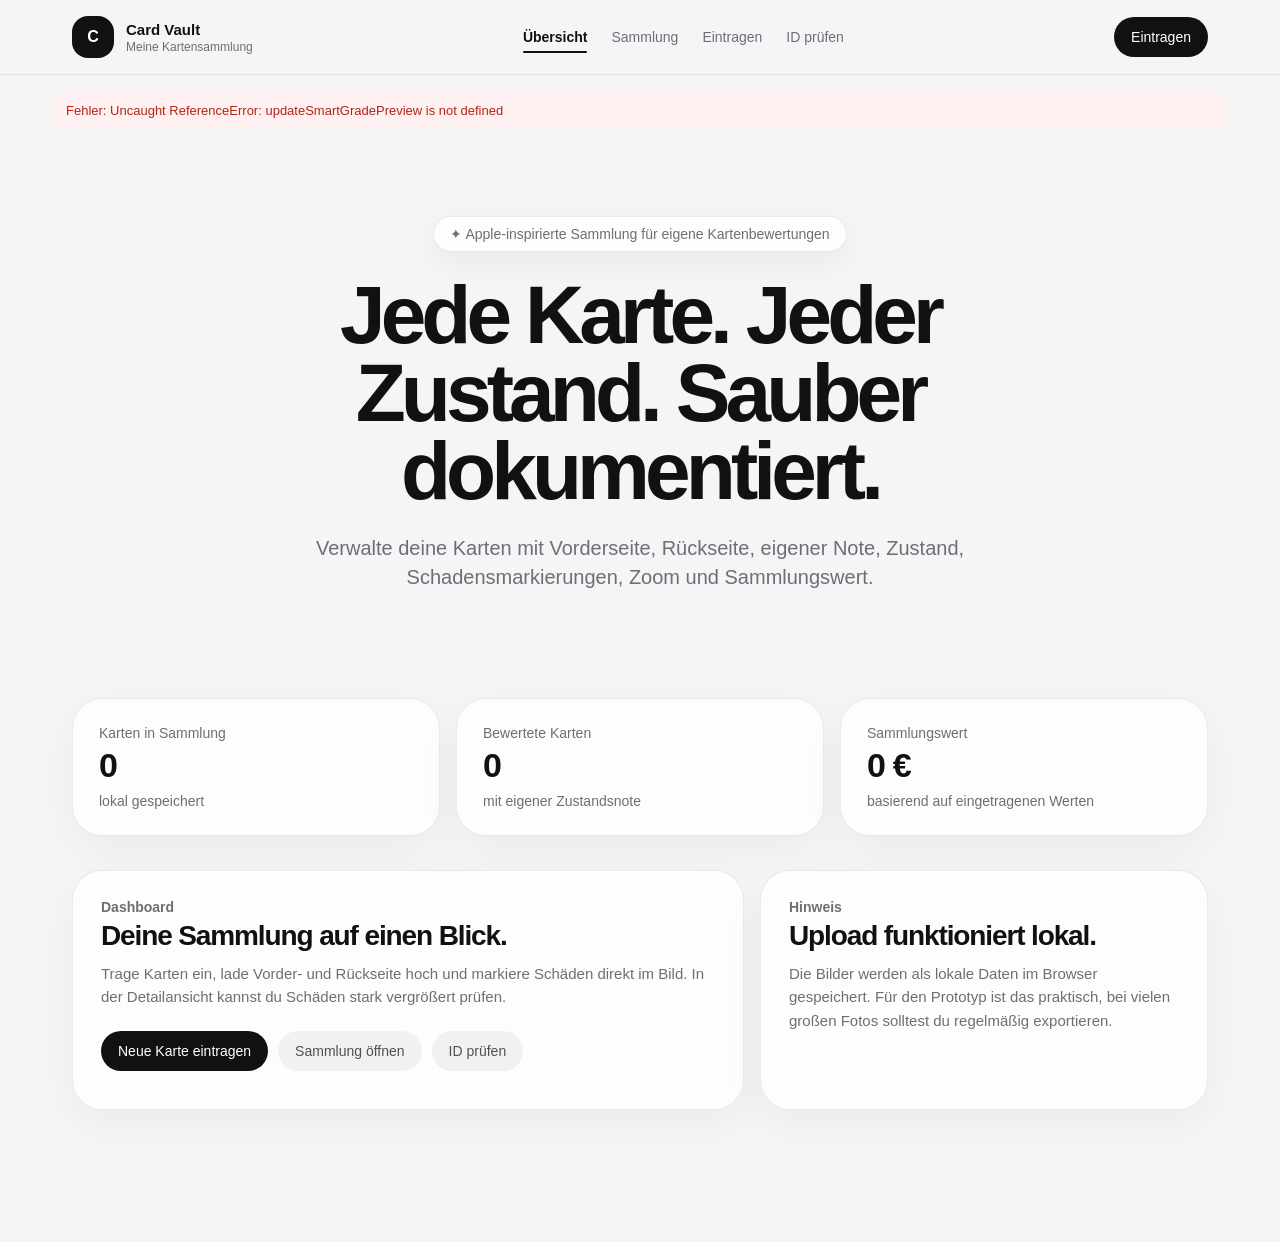
<file: card-vault-stable-upload-v17-editfix.html>
<!doctype html>
<html lang="de">
<head>
  <meta charset="UTF-8" />
  <meta name="viewport" content="width=device-width, initial-scale=1.0" />
  <title>Card Vault – Meine Kartensammlung</title>
  <style>
    * { box-sizing: border-box; margin: 0; padding: 0; }

    body {
      font-family: -apple-system, BlinkMacSystemFont, "Segoe UI", sans-serif;
      background: #f5f5f7;
      color: #111;
      min-height: 100vh;
    }

    header {
      position: sticky;
      top: 0;
      z-index: 50;
      background: rgba(245,245,247,0.84);
      backdrop-filter: blur(24px);
      border-bottom: 1px solid rgba(0,0,0,0.08);
    }

    .nav {
      max-width: 1180px;
      margin: 0 auto;
      padding: 16px 22px;
      display: flex;
      justify-content: space-between;
      align-items: center;
      gap: 18px;
    }

    .brand { display: flex; gap: 12px; align-items: center; }
    .brand-icon {
      width: 42px; height: 42px; border-radius: 16px;
      background: #111; color: white; display: flex; align-items: center; justify-content: center;
      font-weight: 800;
    }
    .brand-title { font-weight: 750; font-size: 15px; }
    .brand-subtitle { color: #6e6e73; font-size: 12px; margin-top: 2px; }

    .nav-links { display: flex; gap: 24px; align-items: center; color: #6e6e73; font-size: 14px; }
    .nav-link {
      border: 0; background: transparent; color: inherit; font: inherit; cursor: pointer;
      padding: 8px 0; position: relative;
    }
    .nav-link.active { color: #111; font-weight: 650; }
    .nav-link.active::after {
      content: ""; position: absolute; left: 0; right: 0; bottom: 0; height: 2px;
      background: #111; border-radius: 99px;
    }

    .top-button, .primary-button, .secondary-button, .danger-button {
      border: 0; border-radius: 999px; padding: 12px 17px; font-size: 14px;
      cursor: pointer; font-family: inherit; transition: 0.18s ease;
    }

    .top-button, .primary-button { background: #111; color: white; }
    .top-button:hover, .primary-button:hover { background: #2d2d2f; transform: translateY(-1px); }
    .secondary-button { background: #f1f1f3; color: #515154; }
    .secondary-button:hover { background: #e5e5ea; }
    .danger-button { background: #fff1f1; color: #b42318; }

    main {
      max-width: 1180px;
      margin: 0 auto;
      padding: 0 22px 80px;
    }

    .page { display: none; animation: fadeIn .2s ease; }
    .page.active { display: block; }

    @keyframes fadeIn {
      from { opacity: 0; transform: translateY(8px); }
      to { opacity: 1; transform: translateY(0); }
    }

    .hero { text-align: center; padding: 86px 0 54px; }
    .pill {
      display: inline-flex; gap: 8px; align-items: center;
      padding: 9px 16px; border-radius: 99px; background: rgba(255,255,255,0.78);
      border: 1px solid rgba(0,0,0,0.08); color: #6e6e73; font-size: 14px;
      box-shadow: 0 10px 30px rgba(0,0,0,0.05); margin-bottom: 24px;
    }
    h1 {
      max-width: 870px; margin: 0 auto; font-size: clamp(44px, 7vw, 82px);
      line-height: .95; letter-spacing: -.06em; font-weight: 780;
    }
    .hero-text {
      max-width: 680px; margin: 24px auto 0; color: #6e6e73; font-size: 20px; line-height: 1.45;
    }

    .stats {
      display: grid; grid-template-columns: repeat(3, 1fr); gap: 16px; margin-bottom: 34px;
    }

    .glass, .stat-card, .card-row {
      background: rgba(255,255,255,0.78);
      border: 1px solid rgba(0,0,0,0.08);
      border-radius: 30px;
      box-shadow: 0 14px 45px rgba(0,0,0,0.045);
      backdrop-filter: blur(18px);
    }

    .stat-card { padding: 26px; }
    .stat-label { color: #6e6e73; font-size: 14px; }
    .stat-value { margin-top: 5px; font-size: 34px; font-weight: 760; letter-spacing: -.04em; }
    .stat-sub { margin-top: 8px; color: #6e6e73; font-size: 14px; }

    section { margin-bottom: 52px; }
    .section-head {
      padding-top: 54px; display: flex; justify-content: space-between; align-items: flex-end; gap: 18px; margin-bottom: 22px;
    }
    .section-kicker { color: #6e6e73; font-size: 14px; font-weight: 650; margin-bottom: 6px; }
    h2 { font-size: 42px; letter-spacing: -.045em; line-height: 1; }

    .dashboard-grid {
      display: grid; grid-template-columns: 1.2fr .8fr; gap: 16px;
    }
    .dashboard-card { padding: 28px; min-height: 240px; }
    .dashboard-title { font-size: 28px; font-weight: 760; letter-spacing: -.04em; line-height: 1.05; margin-bottom: 12px; }
    .dashboard-text { color: #6e6e73; font-size: 15px; line-height: 1.55; }
    .action-row { display: flex; gap: 10px; flex-wrap: wrap; margin-top: 22px; }

    .form-panel { padding: 24px; }
    .form-grid { display: grid; grid-template-columns: repeat(4, 1fr); gap: 14px; }
    .field { display: flex; flex-direction: column; gap: 7px; }
    .field.wide { grid-column: span 2; }
    .field.full { grid-column: 1 / -1; }
    label { color: #6e6e73; font-size: 13px; font-weight: 650; }
    input, select, textarea {
      border: 0; outline: none; background: #f5f5f7; border-radius: 18px; padding: 14px 15px;
      font-size: 15px; color: #111; width: 100%; font-family: inherit;
    }
    textarea { min-height: 92px; resize: vertical; line-height: 1.45; }

    .hint { color: #86868b; font-size: 12px; line-height: 1.4; }

    .upload-grid {
      grid-column: 1 / -1;
      display: grid; grid-template-columns: repeat(3, 1fr); gap: 14px;
    }

    .upload-box {
      background: #f5f5f7; border: 1px dashed rgba(0,0,0,0.2); border-radius: 22px; padding: 14px;
    }

    .upload-box input[type="file"] {
      background: #fff; padding: 10px; border-radius: 14px; cursor: pointer;
    }

    .preview {
      margin-top: 12px; width: 100%; aspect-ratio: 63/88; border-radius: 18px;
      background: linear-gradient(145deg, #ececf0, #fff);
      display: flex; align-items: center; justify-content: center; overflow: hidden;
      color: #86868b; font-weight: 700; font-size: 12px;
      box-shadow: inset 0 0 0 1px rgba(0,0,0,0.06);
    }

    .preview img { width: 100%; height: 100%; object-fit: fill; display: block; background: white; }

    .form-actions {
      margin-top: 18px; display: flex; justify-content: space-between; gap: 12px; flex-wrap: wrap; align-items: center;
    }

    .tool-message {
      display: none; margin-top: 14px; padding: 14px 16px; border-radius: 20px; font-size: 14px; line-height: 1.4;
    }
    .tool-message.success { display: block; background: #eaf8ef; color: #18723a; }
    .tool-message.error { display: block; background: #fff1f1; color: #b42318; }

    .marker-panel {
      grid-column: 1 / -1;
      background: #f5f5f7; border: 1px solid rgba(0,0,0,0.06); border-radius: 24px; padding: 16px;
    }
    .marker-toolbar {
      display: flex; justify-content: space-between; gap: 10px; flex-wrap: wrap; align-items: center; margin-bottom: 14px;
    }
    .side-switch { display: flex; gap: 8px; flex-wrap: wrap; }
    .side-button, .fine-button {
      border: 0; border-radius: 99px; padding: 10px 14px; font-size: 13px; cursor: pointer; font-family: inherit;
      background: #e9e9ee; color: #515154;
    }
    .side-button.active, .fine-button.active { background: #111; color: white; }

    .marker-layout { display: grid; grid-template-columns: 330px 1fr; gap: 18px; align-items: start; }
    .marker-card {
      width: 100%; aspect-ratio: 63/88; border-radius: 24px; overflow: hidden; position: relative;
      background: linear-gradient(145deg,#ececf0,#fff);
      display: flex; align-items: center; justify-content: center; color: #86868b; font-weight: 700;
      cursor: crosshair; box-shadow: inset 0 0 0 1px rgba(0,0,0,0.06);
    }
    .marker-card img { width: 100%; height: 100%; object-fit: fill; display: block; pointer-events: none; background: white; }
    .marker-dot {
      position: absolute; transform: translate(-50%,-50%); width: 24px; height: 24px; border-radius: 99px;
      background: #0a84ff; color: white; border: 2px solid white; font-size: 12px; font-weight: 800;
      display: flex; align-items: center; justify-content: center; box-shadow: 0 8px 18px rgba(10,132,255,0.28);
      pointer-events: none;
    }

    .rough-dot {
      position: absolute;
      transform: translate(-50%, -50%);
      width: 30px;
      height: 30px;
      border-radius: 999px;
      border: 2px solid white;
      background: rgba(10,132,255,0.88);
      box-shadow: 0 0 0 2px rgba(10,132,255,0.55), 0 8px 22px rgba(10,132,255,0.30);
      pointer-events: none;
      z-index: 3;
    }

    .fine-area { display: none; margin-top: 14px; background: white; border-radius: 22px; padding: 14px; border: 1px solid rgba(0,0,0,0.08); }
    .fine-area.active { display: block; }
    .fine-stage {
      width: min(360px, 100%);
      aspect-ratio: 63 / 88;
      border-radius: 18px;
      background: #f5f5f7;
      cursor: crosshair;
      position: relative;
      overflow: hidden;
      box-shadow: inset 0 0 0 1px rgba(0,0,0,0.06), 0 12px 32px rgba(0,0,0,0.08);
      display: flex;
      align-items: center;
      justify-content: center;
    }

    .fine-stage canvas {
      width: 100%;
      height: 100%;
      display: block;
      background: white;
    }

    .fine-stage::before {
      content: "echter Feinausschnitt";
      position: absolute;
      left: 50%;
      top: 10px;
      transform: translateX(-50%);
      z-index: 2;
      border-radius: 999px;
      background: rgba(17,17,17,0.72);
      color: white;
      padding: 5px 9px;
      font-size: 11px;
      font-weight: 700;
      pointer-events: none;
    }

    .fine-stage::after {
      content: "";
      position: absolute;
      left: 50%;
      top: 50%;
      width: 34px;
      height: 34px;
      transform: translate(-50%,-50%);
      border-radius: 99px;
      border: 2px solid rgba(255,255,255,0.95);
      box-shadow: 0 0 0 2px rgba(10,132,255,0.95);
      pointer-events: none;
    }

    .marker-list { display: grid; gap: 8px; }
    .marker-item {
      display: flex; justify-content: space-between; gap: 12px; align-items: center;
      border-radius: 16px; background: white; padding: 11px 12px; border: 1px solid rgba(0,0,0,0.06);
      font-size: 14px; line-height: 1.35;
    }

    .collection-controls, .toolbar-extra, .summary-strip {
      display: grid; gap: 12px; margin-bottom: 20px;
    }
    .collection-controls { grid-template-columns: 1fr 220px 220px; }
    .toolbar-extra { grid-template-columns: 220px 220px 1fr; }
    .summary-strip { grid-template-columns: repeat(4,1fr); }

    .control-panel, .summary-chip {
      background: rgba(255,255,255,0.72); border: 1px solid rgba(0,0,0,0.08); border-radius: 24px;
      padding: 15px; box-shadow: 0 12px 36px rgba(0,0,0,0.04);
    }
    .summary-label { color: #86868b; font-size: 12px; font-weight: 650; margin-bottom: 5px; }
    .summary-value { color: #111; font-size: 22px; font-weight: 760; letter-spacing: -.03em; }

    .view-toggle { display: flex; justify-content: flex-end; gap: 8px; flex-wrap: wrap; align-items: center; }
    .view-button {
      border: 0; background: #f1f1f3; color: #515154; border-radius: 99px; padding: 12px 14px;
      font-size: 13px; cursor: pointer; font-family: inherit;
    }
    .view-button.active { background: #111; color: white; }

    .cards { display: grid; gap: 16px; }
    .cards.grid-view { grid-template-columns: repeat(3,minmax(0,1fr)); }

    .card-row {
      padding: 22px; display: grid; grid-template-columns: 90px 1fr auto; gap: 22px; align-items: center;
      cursor: pointer; transition: .22s ease;
    }
    .card-row:hover {
      transform: translateY(-5px) scale(1.01);
      box-shadow: 0 30px 85px rgba(0,0,0,0.12);
      border-color: rgba(0,0,0,0.14);
      background: rgba(255,255,255,0.92);
    }
    .card-image {
      height: 108px; border-radius: 22px; background: linear-gradient(145deg,#ececf0,#fff);
      display: flex; align-items: center; justify-content: center; color: #86868b; font-size: 12px; font-weight: 750;
      overflow: hidden; transition: .22s ease;
    }
    .card-row:hover .card-image { transform: scale(1.025); }
    .card-image img { width: 100%; height: 100%; object-fit: fill; background: white; display: block; }

    .cards.grid-view .card-row { grid-template-columns: 1fr; align-items: stretch; }
    .cards.grid-view .card-image { height: 260px; }
    .cards.grid-view .details { grid-template-columns: repeat(2,1fr); }

    .tags { display: flex; flex-wrap: wrap; gap: 8px; margin-bottom: 10px; }
    .tag { border-radius: 99px; padding: 6px 11px; background: #f1f1f3; color: #515154; font-size: 12px; font-weight: 650; }
    .tag.green { background: #eaf8ef; color: #18723a; }
    .tag.gold { background: #fff7e6; color: #8a5a00; }

    .card-title { font-size: 25px; font-weight: 760; letter-spacing: -.035em; }
    .note-pill { display: inline-flex; margin-left: 8px; background: #111; color: white; border-radius: 99px; padding: 7px 11px; font-size: 12px; font-weight: 750; vertical-align: middle; }
    .card-meta { color: #6e6e73; font-size: 14px; margin-top: 5px; line-height: 1.4; }
    .details { display: grid; grid-template-columns: repeat(4,1fr); gap: 16px; margin-top: 18px; }
    .detail-label { color: #9a9aa0; font-size: 12px; margin-bottom: 4px; }
    .detail-value { color: #2d2d2f; font-size: 14px; font-weight: 650; }

    .card-tools { display: flex; flex-direction: column; gap: 10px; align-items: center; }
    .favorite-button, .edit-button, .delete-button {
      border: 0; border-radius: 99px; padding: 9px 13px; font-size: 13px; cursor: pointer; white-space: nowrap;
    }
    .favorite-button { background: #fff7e6; color: #8a5a00; }
    .favorite-button.active { background: #111; color: white; }
    .edit-button { background: #eef4ff; color: #175cd3; }
    .delete-button { background: #fff1f1; color: #b42318; }

    .empty { display: none; text-align: center; padding: 50px; color: #6e6e73; background: white; border-radius: 28px; border: 1px solid rgba(0,0,0,0.08); }

    .modal-backdrop, .zoom-backdrop {
      position: fixed; inset: 0; z-index: 100; display: none; align-items: center; justify-content: center;
      padding: 22px; background: rgba(0,0,0,0.35); backdrop-filter: blur(18px);
    }
    .zoom-backdrop { z-index: 120; background: rgba(0,0,0,0.45); }

    .modal, .zoom-modal {
      width: min(1080px,100%); max-height: 90vh; overflow: auto; border-radius: 34px;
      background: rgba(255,255,255,0.94); border: 1px solid rgba(255,255,255,0.65);
      box-shadow: 0 30px 100px rgba(0,0,0,0.28);
    }
    .zoom-modal { width: min(760px,100%); }

    .modal-header, .zoom-header {
      display: flex; justify-content: space-between; gap: 20px; align-items: flex-start; padding: 26px 28px 0;
    }
    .modal-kicker { color: #6e6e73; font-size: 14px; font-weight: 650; margin-bottom: 8px; }
    .modal-title, .zoom-title { font-size: 38px; line-height: 1; letter-spacing: -.05em; font-weight: 780; }
    .zoom-title { font-size: 28px; }
    .close-button {
      width: 42px; height: 42px; border: 0; border-radius: 99px; background: #f1f1f3; color: #515154;
      font-size: 24px; cursor: pointer;
    }

    .modal-body { display: grid; grid-template-columns: 310px 1fr; gap: 26px; padding: 28px; }
    .main-card-image {
      height: 430px; border-radius: 30px; background: linear-gradient(145deg,#ececf0,#fff);
      display: flex; align-items: center; justify-content: center; color: #86868b; font-weight: 750;
      overflow: hidden; box-shadow: inset 0 0 0 1px rgba(0,0,0,0.06);
    }
    .main-card-image img { width: 100%; height: 100%; object-fit: fill; background: white; display: block; }
    .thumbs { display: flex; gap: 10px; flex-wrap: wrap; margin-top: 12px; }
    .thumb {
      width: 70px; height: 92px; border-radius: 16px; overflow: hidden; border: 2px solid transparent; background: #f5f5f7;
      cursor: pointer; padding: 0;
    }
    .thumb.active { border-color: #111; }
    .thumb img { width: 100%; height: 100%; object-fit: fill; background: white; display: block; }

    .info-grid { display: grid; grid-template-columns: repeat(2,1fr); gap: 14px; }
    .info-box { border-radius: 22px; background: #f5f5f7; padding: 16px; border: 1px solid rgba(0,0,0,0.06); }
    .info-label { color: #86868b; font-size: 12px; margin-bottom: 6px; }
    .info-value { font-size: 16px; font-weight: 700; letter-spacing: -.02em; }

    .note-box, .verification-box, .damage-section {
      margin-top: 16px; border-radius: 26px; padding: 18px; border: 1px solid rgba(0,0,0,0.06);
    }
    .verification-box { background: #eaf8ef; color: #18723a; border-color: rgba(24,114,58,0.12); }
    .note-box, .damage-section { background: #f5f5f7; color: #2d2d2f; }
    .box-title { font-size: 16px; font-weight: 750; margin-bottom: 6px; }
    .box-text { font-size: 14px; line-height: 1.45; color: inherit; white-space: pre-wrap; }

    .damage-head { display: flex; justify-content: space-between; align-items: center; gap: 12px; flex-wrap: wrap; margin-bottom: 14px; }
    .damage-layout { display: grid; grid-template-columns: 300px 1fr; gap: 18px; align-items: start; }
    .damage-card {
      width: 100%; aspect-ratio: 63/88; border-radius: 22px; overflow: hidden; position: relative;
      background: linear-gradient(145deg,#ececf0,#fff); display: flex; align-items: center; justify-content: center;
      color: #86868b; font-weight: 700; box-shadow: inset 0 0 0 1px rgba(0,0,0,0.06);
    }
    .damage-card img { width: 100%; height: 100%; object-fit: fill; background: white; display: block; pointer-events: none; }
    .damage-dot {
      position: absolute; transform: translate(-50%,-50%); width: 25px; height: 25px; border-radius: 99px;
      background: #ff3b30; color: white; border: 2px solid white; font-size: 12px; font-weight: 800; cursor: pointer;
      box-shadow: 0 8px 18px rgba(255,59,48,0.35);
    }
    .damage-list { display: grid; gap: 8px; }
    .damage-item { border-radius: 16px; background: white; padding: 11px 12px; font-size: 14px; border: 1px solid rgba(0,0,0,0.06); cursor: pointer; }

    .zoom-body {
      padding: 22px;
      display: flex;
      flex-direction: column;
      align-items: center;
    }

    .zoom-stage {
      width: min(420px, 100%);
      aspect-ratio: 63 / 88;
      border-radius: 24px;
      background: #f5f5f7;
      position: relative;
      overflow: hidden;
      box-shadow: inset 0 0 0 1px rgba(0,0,0,0.06), 0 16px 45px rgba(0,0,0,0.10);
      display: flex;
      align-items: center;
      justify-content: center;
    }

    .zoom-stage canvas {
      width: 100%;
      height: 100%;
      display: block;
      background: white;
    }

    .zoom-stage::before {
      content: "echter Ausschnitt";
      position: absolute;
      left: 50%;
      top: 12px;
      transform: translateX(-50%);
      z-index: 2;
      border-radius: 999px;
      background: rgba(17,17,17,0.78);
      color: white;
      padding: 6px 10px;
      font-size: 12px;
      font-weight: 700;
      backdrop-filter: blur(10px);
      pointer-events: none;
    }

    .zoom-stage::after {
      content: "";
      position: absolute;
      left: 50%;
      top: 50%;
      width: 44px;
      height: 44px;
      transform: translate(-50%,-50%);
      border: 2px solid rgba(255,255,255,0.96);
      border-radius: 999px;
      box-shadow: 0 0 0 2px rgba(255,59,48,0.96), 0 8px 24px rgba(255,59,48,0.28);
      pointer-events: none;
    }
    .zoom-controls { display: flex; gap: 8px; margin-top: 14px; flex-wrap: wrap; }
    .zoom-button { border: 0; background: #f1f1f3; color: #515154; border-radius: 99px; padding: 10px 13px; font-size: 13px; cursor: pointer; }
    .zoom-button.active { background: #111; color: white; }

    @media (max-width: 980px) {
      .form-grid { grid-template-columns: repeat(2,1fr); }
      .modal-body, .damage-layout, .marker-layout, .dashboard-grid { grid-template-columns: 1fr; }
      .upload-grid, .summary-strip, .collection-controls, .toolbar-extra { grid-template-columns: 1fr 1fr; }
      .cards.grid-view { grid-template-columns: repeat(2,minmax(0,1fr)); }
    }

    @media (max-width: 680px) {
      .nav-links { display: none; }
      .stats, .form-grid, .upload-grid, .summary-strip, .collection-controls, .toolbar-extra, .cards.grid-view { grid-template-columns: 1fr; }
      .field.wide { grid-column: span 1; }
      .card-row { grid-template-columns: 1fr; }
      .card-image { height: 170px; }
      .details { grid-template-columns: repeat(2,1fr); }
      h2 { font-size: 34px; }
    }
  </style>
</head>
<body>
  <header>
    <div class="nav">
      <div class="brand">
        <div class="brand-icon">C</div>
        <div>
          <div class="brand-title">Card Vault</div>
          <div class="brand-subtitle">Meine Kartensammlung</div>
        </div>
      </div>

      <nav class="nav-links">
        <button class="nav-link active" data-page="overviewPage" type="button">Übersicht</button>
        <button class="nav-link" data-page="collectionPage" type="button">Sammlung</button>
        <button class="nav-link" data-page="addPage" type="button">Eintragen</button>
        <button class="nav-link" data-page="checkPage" type="button">ID prüfen</button>
      </nav>

      <button class="top-button" data-page="addPage" type="button">Eintragen</button>
    </div>
  </header>

  <div id="appErrorBox" style="display:none;max-width:1180px;margin:16px auto 0;padding:12px 16px;border-radius:16px;background:#fff1f1;color:#b42318;font-size:13px;font-family:-apple-system,BlinkMacSystemFont,Segoe UI,sans-serif;"></div>

  <main>
    <div class="page active" id="overviewPage">
      <section class="hero">
        <div class="pill">✦ Apple-inspirierte Sammlung für eigene Kartenbewertungen</div>
        <h1>Jede Karte. Jeder Zustand. Sauber dokumentiert.</h1>
        <p class="hero-text">
          Verwalte deine Karten mit Vorderseite, Rückseite, eigener Note, Zustand,
          Schadensmarkierungen, Zoom und Sammlungswert.
        </p>
      </section>

      <section class="stats">
        <div class="stat-card">
          <div class="stat-label">Karten in Sammlung</div>
          <div class="stat-value" id="totalCardsStat">0</div>
          <div class="stat-sub">lokal gespeichert</div>
        </div>
        <div class="stat-card">
          <div class="stat-label">Bewertete Karten</div>
          <div class="stat-value" id="ratedCardsStat">0</div>
          <div class="stat-sub">mit eigener Zustandsnote</div>
        </div>
        <div class="stat-card">
          <div class="stat-label">Sammlungswert</div>
          <div class="stat-value" id="totalValueStat">0 €</div>
          <div class="stat-sub">basierend auf eingetragenen Werten</div>
        </div>
      </section>

      <section class="dashboard-grid">
        <div class="glass dashboard-card">
          <div class="section-kicker">Dashboard</div>
          <div class="dashboard-title">Deine Sammlung auf einen Blick.</div>
          <p class="dashboard-text">
            Trage Karten ein, lade Vorder- und Rückseite hoch und markiere Schäden direkt im Bild.
            In der Detailansicht kannst du Schäden stark vergrößert prüfen.
          </p>
          <div class="action-row">
            <button class="primary-button" data-page="addPage" type="button">Neue Karte eintragen</button>
            <button class="secondary-button" data-page="collectionPage" type="button">Sammlung öffnen</button>
            <button class="secondary-button" data-page="checkPage" type="button">ID prüfen</button>
          </div>
        </div>

        <div class="glass dashboard-card">
          <div class="section-kicker">Hinweis</div>
          <div class="dashboard-title">Upload funktioniert lokal.</div>
          <p class="dashboard-text">
            Die Bilder werden als lokale Daten im Browser gespeichert. Für den Prototyp ist das praktisch,
            bei vielen großen Fotos solltest du regelmäßig exportieren.
          </p>
        </div>
      </section>
    </div>

    <div class="page" id="addPage">
      <section id="addSection">
        <div class="section-head">
          <div>
            <div class="section-kicker">Eintragen</div>
            <h2 id="formHeadline">Karte zur Sammlung hinzufügen</h2>
          </div>
        </div>

        <div class="glass form-panel">
          <div class="form-grid">
            <div class="field">
              <label for="cardId">Sammlungs-ID</label>
              <input id="cardId" type="text" placeholder="z. B. COL-2026-0001" />
            </div>
            <div class="field">
              <label for="cardName">Kartenname</label>
              <input id="cardName" type="text" placeholder="z. B. Monkey D. Luffy" />
            </div>
            <div class="field">
              <label for="cardNumber">Kartennummer</label>
              <input id="cardNumber" type="text" placeholder="z. B. OP05-060" />
            </div>
            <div class="field">
              <label for="cardSet">Set</label>
              <input id="cardSet" type="text" placeholder="z. B. OP05 – Awakening" />
            </div>

            <div class="field">
              <label for="cardRarity">Seltenheit</label>
              <input id="cardRarity" type="text" placeholder="z. B. SEC / AA / SP" />
            </div>
            <div class="field">
              <label for="cardLanguage">Sprache</label>
              <select id="cardLanguage">
                <option>English</option>
                <option>Japanese</option>
                <option>German</option>
                <option>French</option>
              </select>
            </div>
            <div class="field">
              <label for="cardStatus">Status</label>
              <select id="cardStatus">
                <option>Behalten</option>
                <option>Verkaufen</option>
                <option>Tauschen</option>
                <option>Prüfen</option>
                <option>Wishlist</option>
                <option>Sonstige</option>
              </select>
            </div>
            <div class="field">
              <label for="cardGrade">Eigene Note</label>
              <input id="cardGrade" type="text" placeholder="z. B. 8.5" />
            </div>

            <div class="field">
              <label for="cardCondition">Zustand</label>
              <input id="cardCondition" type="text" placeholder="z. B. Near Mint" />
            </div>
            <div class="field">
              <label for="cardStorage">Lagerort</label>
              <input id="cardStorage" type="text" placeholder="z. B. Binder 1 / Seite 4" />
            </div>
            <div class="field">
              <label for="cardValue">Marktwert</label>
              <input id="cardValue" type="text" placeholder="z. B. 250 €" />
            </div>

            <div class="upload-grid">
              <div class="upload-box">
                <label for="frontFile">Vorderseite hochladen</label>
                <input id="frontFile" type="file" accept="image/*" />
                <div class="preview" id="frontPreview">Vorderseite</div>
                <div class="hint" id="frontStatus">Kein Bild geladen.</div>
              </div>
              <div class="upload-box">
                <label for="backFile">Rückseite hochladen</label>
                <input id="backFile" type="file" accept="image/*" />
                <div class="preview" id="backPreview">Rückseite</div>
                <div class="hint" id="backStatus">Kein Bild geladen.</div>
              </div>
              <div class="upload-box">
                <label for="extraFiles">Detailbilder hochladen</label>
                <input id="extraFiles" type="file" accept="image/*" multiple />
                <div class="preview" id="extraPreview">Detailbilder</div>
                <div class="hint" id="extraStatus">Keine Detailbilder geladen.</div>
              </div>
            </div>

            <div class="field wide">
              <label for="cardNotes">Notizen</label>
              <textarea id="cardNotes" placeholder="z. B. kleine Stelle unten rechts, sonst sehr sauber."></textarea>
            </div>

            <div class="marker-panel">
              <div class="marker-toolbar">
                <div class="side-switch">
                  <button class="side-button active" id="markFrontBtn" type="button">Vorderseite markieren</button>
                  <button class="side-button" id="markBackBtn" type="button">Rückseite markieren</button>
                </div>
                <div class="side-switch">
                  <button class="fine-button" id="fineModeBtn" type="button">Feinmarkierung / Zoom</button>
                  <button class="secondary-button" id="clearMarkersBtn" type="button">Aktuelle Seite leeren</button>
                </div>
              </div>

              <div class="marker-layout">
                <div>
                  <div class="marker-card" id="markerCard">Bild hochladen</div>
                  <div class="fine-area" id="fineArea">
                    <div class="hint" style="margin-bottom: 10px;">1. Grob im normalen Kartenbild auf den Schaden klicken. 2. Danach im vergrößerten Ausschnitt exakt markieren.</div>
                    <div class="fine-stage" id="fineStage"></div>
                  </div>
                </div>
                <div>
                  <div class="hint" style="margin-bottom: 12px;">
                    Ohne Feinmarkierung: direkt auf die Karte klicken. Mit Feinmarkierung: erst grob im normalen Bild anklicken, dann im vergrößerten Ausschnitt exakt markieren.
                  </div>
                  <div class="marker-list" id="markerList"></div>
                  <div class="hint" id="markerEmpty">Noch keine Schäden markiert.</div>
                </div>
              </div>
            </div>
          </div>

          <div class="form-actions">
            <div class="hint" id="editHint">Bilder werden beim Upload in ein einheitliches Kartenformat gebracht. Neue Markierungen sitzen dadurch exakt.</div>
            <div style="display:flex; gap:10px; flex-wrap:wrap;">
              <button class="secondary-button" id="cancelEditBtn" type="button" style="display:none;">Bearbeiten abbrechen</button>
              <button class="primary-button" id="saveCardBtn" type="button">Karte speichern</button>
            </div>
          </div>
          <div class="tool-message" id="toolMessage"></div>
        </div>
      </section>
    </div>

    <div class="page" id="collectionPage">
      <section>
        <div class="section-head">
          <div>
            <div class="section-kicker">Sammlung</div>
            <h2>Meine Karten</h2>
          </div>
          <div class="hint"><span id="resultCount">0</span> Ergebnisse</div>
        </div>

        <div class="summary-strip">
          <div class="summary-chip">
            <div class="summary-label">Gefilterte Karten</div>
            <div class="summary-value" id="filteredCount">0</div>
          </div>
          <div class="summary-chip">
            <div class="summary-label">Gefilterter Wert</div>
            <div class="summary-value" id="filteredValue">0 €</div>
          </div>
          <div class="summary-chip">
            <div class="summary-label">Favoriten</div>
            <div class="summary-value" id="favoriteCount">0</div>
          </div>
          <div class="summary-chip">
            <div class="summary-label">Mit Markierungen</div>
            <div class="summary-value" id="markedCount">0</div>
          </div>
        </div>

        <div class="collection-controls">
          <div class="control-panel">
            <label for="searchInput">Schnellsuche</label>
            <input id="searchInput" type="text" placeholder="Name, Set, ID, Notiz ..." />
          </div>
          <div class="control-panel">
            <label for="statusFilter">Status</label>
            <select id="statusFilter">
              <option value="">Alle Status</option>
              <option value="Behalten">Behalten</option>
              <option value="Verkaufen">Verkaufen</option>
              <option value="Tauschen">Tauschen</option>
              <option value="Prüfen">Prüfen</option>
              <option value="Wishlist">Wishlist</option>
              <option value="Sonstige">Sonstige</option>
            </select>
          </div>
          <div class="control-panel">
            <label for="conditionFilter">Zustand</label>
            <select id="conditionFilter">
              <option value="">Alle Zustände</option>
              <option>Gem Mint</option>
              <option>Mint</option>
              <option>Near Mint</option>
              <option>Excellent</option>
              <option>Light Played</option>
              <option>Played</option>
              <option>Damaged</option>
            </select>
          </div>
        </div>

        <div class="toolbar-extra">
          <div class="control-panel">
            <label for="sortSelect">Sortieren</label>
            <select id="sortSelect">
              <option value="newest">Neueste zuerst</option>
              <option value="name">Name A–Z</option>
              <option value="value-desc">Wert absteigend</option>
              <option value="value-asc">Wert aufsteigend</option>
              <option value="grade-desc">Note absteigend</option>
              <option value="grade-asc">Note aufsteigend</option>
            </select>
          </div>
          <div class="control-panel">
            <label for="favoriteFilter">Favoriten</label>
            <select id="favoriteFilter">
              <option value="">Alle Karten</option>
              <option value="favorites">Nur Favoriten</option>
            </select>
          </div>
          <div class="view-toggle">
            <button class="view-button active" id="listViewBtn" type="button">Listenansicht</button>
            <button class="view-button" id="gridViewBtn" type="button">Galerieansicht</button>
            <button class="secondary-button" id="exportBtn" type="button">Export</button>
            <button class="secondary-button" id="importBtn" type="button">Import</button>
            <input id="importFile" type="file" accept="application/json,.json" style="display:none;" />
          </div>
        </div>

        <div class="cards" id="cardsList"></div>
        <div class="empty" id="emptyState">Keine Karte gefunden.</div>
      </section>
    </div>

    <div class="page" id="checkPage">
      <section>
        <div class="section-head">
          <div>
            <div class="section-kicker">ID prüfen</div>
            <h2>Sammlungs-ID prüfen</h2>
          </div>
        </div>

        <div class="glass form-panel">
          <div class="form-actions">
            <input id="checkInput" type="text" placeholder="z. B. COL-2026-0001" />
            <button class="primary-button" id="checkBtn" type="button">Prüfen</button>
          </div>
          <div class="tool-message" id="checkResult"></div>
        </div>
      </section>
    </div>
  </main>

  <div class="modal-backdrop" id="detailBackdrop">
    <div class="modal">
      <div class="modal-header">
        <div>
          <div class="modal-kicker" id="detailKicker">Sammlungs-ID</div>
          <div class="modal-title" id="detailTitle">Kartendetails</div>
        </div>
        <div style="display:flex; gap:10px;">
          <button class="secondary-button" id="detailEditBtn" type="button">Bearbeiten</button>
          <button class="close-button" id="closeDetailBtn" type="button">×</button>
        </div>
      </div>

      <div class="modal-body">
        <div>
          <div class="main-card-image" id="detailMainImage">CARD</div>
          <div class="thumbs" id="thumbs"></div>
        </div>
        <div>
          <div class="info-grid" id="detailInfo"></div>
          <div class="verification-box">
            <div class="box-title">✓ Karte in deiner Sammlung</div>
            <div class="box-text" id="detailVerification"></div>
          </div>
          <div class="note-box" id="detailNoteBox" style="display:none;">
            <div class="box-title">Notizen / eigene Einschätzung</div>
            <div class="box-text" id="detailNotes"></div>
          </div>
          <div class="damage-section">
            <div class="damage-head">
              <div>
                <div class="box-title">Schadensgrafik</div>
                <div class="hint">Klicke auf einen Schadenspunkt für die Zoomansicht.</div>
              </div>
              <div class="side-switch">
                <button class="side-button active" id="damageFrontBtn" type="button">Vorderseite</button>
                <button class="side-button" id="damageBackBtn" type="button">Rückseite</button>
              </div>
            </div>
            <div class="damage-layout">
              <div class="damage-card" id="damageCard">CARD</div>
              <div>
                <div class="damage-list" id="damageList"></div>
                <div class="hint" id="damageEmpty">Keine Schäden auf dieser Seite eingetragen.</div>
              </div>
            </div>
          </div>
        </div>
      </div>

    </div>
  </div>

  <div class="zoom-backdrop" id="damageEditBackdrop">
    <div class="damage-edit-modal">
      <div style="display:flex;justify-content:space-between;gap:14px;align-items:flex-start;">
        <div>
          <div class="modal-kicker" id="damageEditKicker">Schaden bearbeiten</div>
          <div class="zoom-title">Markierung</div>
          <div class="hint" style="margin-top:8px;">Beschreibung, Kategorie und Schweregrad anpassen.</div>
        </div>
        <button class="close-button" id="closeDamageEditBtn" type="button">×</button>
      </div>
      <div class="damage-edit-grid">
        <div class="field"><label for="damageEditLabel">Beschreibung</label><input id="damageEditLabel" type="text" /></div>
        <div class="field"><label for="damageEditCategory">Kategorie</label><select id="damageEditCategory"><option>Whitening</option><option>Kratzer</option><option>Druckstelle</option><option>Ecke</option><option>Kante</option><option>Oberfläche</option><option>Sonstiges</option></select></div>
        <div class="field"><label for="damageEditSeverity">Schweregrad</label><select id="damageEditSeverity"><option value="low">leicht</option><option value="medium">mittel</option><option value="high">stark</option></select></div>
        <div class="field">
          <label for="damageEditCloseupFile">Close-up Foto zum Schaden</label>
          <input id="damageEditCloseupFile" type="file" accept="image/*" />
          <div class="damage-closeup-preview" id="damageEditCloseupPreview">Kein Close-up hinterlegt</div>
          <div class="hint">Optional: Nahaufnahme des markierten Schadens hochladen.</div>
        </div>
      </div>
      <div class="damage-edit-actions">
        <button class="danger-button" id="deleteDamageEditBtn" type="button">Markierung löschen</button>
        <div style="display:flex;gap:10px;flex-wrap:wrap;"><button class="secondary-button" id="cancelDamageEditBtn" type="button">Abbrechen</button><button class="primary-button" id="saveDamageEditBtn" type="button">Speichern</button></div>
      </div>
    </div>
  </div>

  <div class="zoom-backdrop" id="zoomBackdrop">
    <div class="zoom-modal">
      <div class="zoom-header">
        <div>
          <div class="modal-kicker" id="zoomKicker">Schaden</div>
          <div class="zoom-title" id="zoomTitle">Zoom</div>
          <div class="hint" id="zoomDesc" style="margin-top:8px;">Vergrößerter Ausschnitt.</div>
        </div>
        <button class="close-button" id="closeZoomBtn" type="button">×</button>
      </div>
      <div class="zoom-body">
        <div class="zoom-stage" id="zoomStage"></div>
        <div class="hint" id="zoomCropInfo" style="margin-top:10px;">Der Ausschnitt wird aus dem Originalbild berechnet.</div>
        <div class="hint" style="margin-top:12px;">Fester Ausschnitt-Zoom auf die markierte Stelle.</div>
      </div>
    </div>
  </div>

  <script>
    window.addEventListener("error", function(event) {
      const box = document.getElementById("appErrorBox");
      if (box) {
        box.style.display = "block";
        box.textContent = "Fehler: " + event.message;
      }
    });

    const STORAGE_KEY = "cardVaultStableV1";

    let cards = loadCards();
    let editingId = null;
    let currentMarkerSide = "front";
    let fineMode = false;
    let fineCenter = { x: 50, y: 50 };
    let fineCropReady = false;
    let fineCrop = null;
    let frontImage = "";
    let backImage = "";
    let extraImages = [];
    let currentDetailCard = null;
    let currentDamageSide = "front";
    let currentZoom = { card: null, side: "front", point: null, level: 800 };
    let editingDamage = null;
    let damageEditCloseupData = "";
    let draggingMarker = null;

    function $(id) { return document.getElementById(id); }

    function demoCards() {
      return [
        {
          id: "COL-2026-0001",
          name: "Monkey D. Luffy",
          number: "OP05-060",
          set: "OP05 – Awakening of the New Era",
          rarity: "SEC",
          language: "Japanese",
          status: "Behalten",
          grade: "8.5",
          condition: "Near Mint",
          storage: "Binder 1 / Seite 4",
          value: "320 €",
          notes: "Demo-Karte. Lade eigene Bilder hoch, um die Schadensfunktion zu testen.",
          images: [],
          damageFront: [{ x: 14, y: 10, label: "Whitening oben links" }],
          damageBack: [],
          favorite: true,
          createdAt: "2026-01-10T10:00:00.000Z"
        }
      ];
    }

    function loadCards() {
      try {
        const raw = localStorage.getItem(STORAGE_KEY);
        return raw ? JSON.parse(raw) : demoCards();
      } catch {
        return demoCards();
      }
    }

    function saveCards() {
      localStorage.setItem(STORAGE_KEY, JSON.stringify(cards));
    }

    function showPage(pageId) {
      document.querySelectorAll(".page").forEach(page => page.classList.toggle("active", page.id === pageId));
      document.querySelectorAll(".nav-link").forEach(link => link.classList.toggle("active", link.dataset.page === pageId));
      window.scrollTo({ top: 0, behavior: "smooth" });
      if (pageId === "collectionPage") renderCards();
      if (pageId === "overviewPage") renderStats();
    }

    function escapeHtml(value) {
      return String(value ?? "")
        .replaceAll("&", "&amp;")
        .replaceAll("<", "&lt;")
        .replaceAll(">", "&gt;")
        .replaceAll('"', "&quot;")
        .replaceAll("'", "&#039;");
    }

    function parseMoney(value) {
      const n = parseFloat(String(value || "0").replace(",", ".").replace(/[^\d.]/g, ""));
      return Number.isNaN(n) ? 0 : n;
    }

    function parseGrade(value) {
      const n = parseFloat(String(value || "0").replace(",", ".").replace(/[^\d.]/g, ""));
      return Number.isNaN(n) ? 0 : n;
    }

    function formatEuro(value) {
      return new Intl.NumberFormat("de-DE", { style: "currency", currency: "EUR", maximumFractionDigits: 0 }).format(value);
    }

    function showMessage(text, type = "success") {
      const box = $("toolMessage");
      if (!box) return;
      box.className = "tool-message " + type;
      box.textContent = text;
    }

    function readFile(file) {
      return new Promise((resolve, reject) => {
        const reader = new FileReader();

        reader.onload = () => {
          const original = String(reader.result || "");
          const img = new Image();

          img.onload = () => {
            // WICHTIG:
            // Alle Bilder werden auf exakt dasselbe Kartenformat gebracht.
            // Dadurch sind Markierung, Detailansicht und Zoom immer deckungsgleich.
            const canvas = document.createElement("canvas");
            canvas.width = 630;
            canvas.height = 880;

            const ctx = canvas.getContext("2d");
            ctx.fillStyle = "#ffffff";
            ctx.fillRect(0, 0, canvas.width, canvas.height);

            const scale = Math.min(canvas.width / img.naturalWidth, canvas.height / img.naturalHeight);
            const drawW = img.naturalWidth * scale;
            const drawH = img.naturalHeight * scale;
            const dx = (canvas.width - drawW) / 2;
            const dy = (canvas.height - drawH) / 2;

            ctx.imageSmoothingEnabled = true;
            ctx.imageSmoothingQuality = "high";
            ctx.drawImage(img, dx, dy, drawW, drawH);

            resolve(canvas.toDataURL("image/jpeg", 0.9));
          };

          img.onerror = () => resolve(original);
          img.src = original;
        };

        reader.onerror = () => reject(new Error("Datei konnte nicht gelesen werden."));
        reader.readAsDataURL(file);
      });
    }

    function setImagePreview(el, source, label) {
      if (!el) return;
      if (!source) {
        el.textContent = label;
        return;
      }
      el.innerHTML = "";
      const img = document.createElement("img");
      img.src = source;
      img.alt = label;
      img.onerror = () => { el.textContent = "Bild konnte nicht angezeigt werden"; };
      el.appendChild(img);
    }

    function setCloseupPreview(element, source) {
      if (!element) return;
      if (!source) {
        element.textContent = "Kein Close-up hinterlegt";
        return;
      }
      element.innerHTML = "";
      const img = document.createElement("img");
      img.src = source;
      img.alt = "Close-up";
      img.onerror = () => { element.textContent = "Close-up konnte nicht angezeigt werden"; };
      element.appendChild(img);
    }

    function refreshPreviews() {
      setImagePreview($("frontPreview"), frontImage, "Vorderseite");
      setImagePreview($("backPreview"), backImage, "Rückseite");
      setImagePreview($("extraPreview"), extraImages[0] || "", "Detailbilder");
      $("frontStatus").textContent = frontImage ? "Vorderseite geladen." : "Kein Bild geladen.";
      $("backStatus").textContent = backImage ? "Rückseite geladen." : "Kein Bild geladen.";
      $("extraStatus").textContent = extraImages.length ? extraImages.length + " Detailbild(er) geladen." : "Keine Detailbilder geladen.";
      const debug = $("coordinateDebug");
      if (debug) {
        debug.textContent = "Letzte Markierung gespeichert:\nSeite: " + (currentMarkerSide === "front" ? "Vorderseite" : "Rückseite") + "\nProzent: " + point.x.toFixed(3) + " / " + point.y.toFixed(3) + "\nPixelbasis: " + point.px + " / " + point.py + "\nHinweis: Die spätere Ansicht verwendet genau diese Pixelbasis.";
      }

      renderMarkerEditor();
      updateSmartGradePreview();
    }

    async function handleFrontUpload() {
      const file = $("frontFile").files[0];
      if (!file) return;
      setImagePreview($("frontPreview"), URL.createObjectURL(file), "Vorderseite");
      $("frontStatus").textContent = "Vorderseite wird geladen ...";
      frontImage = await readFile(file);
      refreshPreviews();
      showMessage("Vorderseite wurde geladen und auf Kartenformat normalisiert.");
    }

    async function handleBackUpload() {
      const file = $("backFile").files[0];
      if (!file) return;
      setImagePreview($("backPreview"), URL.createObjectURL(file), "Rückseite");
      $("backStatus").textContent = "Rückseite wird geladen ...";
      backImage = await readFile(file);
      refreshPreviews();
      showMessage("Rückseite wurde geladen und auf Kartenformat normalisiert.");
    }

    async function handleExtraUpload() {
      const files = Array.from($("extraFiles").files || []);
      if (!files.length) return;
      $("extraStatus").textContent = "Detailbilder werden geladen ...";
      for (const file of files) {
        extraImages.push(await readFile(file));
      }
      refreshPreviews();
      showMessage(files.length + " Detailbild(er) wurden geladen.");
    }

    function currentMarkerImage() {
      return currentMarkerSide === "front" ? frontImage : backImage;
    }

    function currentMarkers() {
      return currentMarkerSide === "front" ? markersFront : markersBack;
    }

    let markersFront = [];
    let markersBack = [];

    function startDragMarker(event, index) {
      event.preventDefault();
      event.stopPropagation();

      draggingMarker = {
        side: currentMarkerSide,
        index
      };

      document.body.style.userSelect = "none";
    }

    function moveDragMarker(event) {
      if (!draggingMarker) return;

      const card = $("markerCard");
      const pos = markerPositionFromEvent(event, card);
      const list = getMarkerArray(draggingMarker.side);
      const point = list[draggingMarker.index];

      if (!point) return;

      point.x = Number(pos.x.toFixed(3));
      point.y = Number(pos.y.toFixed(3));
      point.px = Math.round((pos.x / 100) * 630);
      point.py = Math.round((pos.y / 100) * 880);

      renderMarkerEditor();
      updateSmartGradePreview();

      const debug = $("coordinateDebug");
      if (debug) {
        debug.textContent = "Markierung verschoben:\nSeite: " + (draggingMarker.side === "front" ? "Vorderseite" : "Rückseite") + "\nProzent: " + point.x.toFixed(3) + " / " + point.y.toFixed(3) + "\nPixelbasis: " + point.px + " / " + point.py;
      }
    }

    function endDragMarker() {
      if (!draggingMarker) return;

      draggingMarker = null;
      document.body.style.userSelect = "";
      renderMarkerEditor();
    }

    function renderMarkerEditor() {
      const card = $("markerCard");
      if (!card) return;
      const img = currentMarkerImage();
      const points = currentMarkers();

      $("markFrontBtn").classList.toggle("active", currentMarkerSide === "front");
      $("markBackBtn").classList.toggle("active", currentMarkerSide === "back");
      $("fineModeBtn").classList.toggle("active", fineMode);
      $("fineArea").classList.toggle("active", fineMode);

      setImagePreview(card, img, currentMarkerSide === "front" ? "Vorderseite hochladen" : "Rückseite hochladen");

      points.forEach((point, index) => {
        const dot = document.createElement("div");
        dot.className = "marker-dot draggable";
        dot.textContent = index + 1;
        positionDotByPoint(dot, point);
        dot.addEventListener("mousedown", event => startDragMarker(event, index));
        dot.addEventListener("touchstart", event => {
          if (event.touches && event.touches.length) startDragMarker(event.touches[0], index);
        }, { passive: false });
        card.appendChild(dot);
      });

      if (fineMode && fineCropReady) {
        const rough = document.createElement("div");
        rough.className = "rough-dot";
        positionDotByPoint(rough, fineCenter);
        card.appendChild(rough);
      }

      const list = $("markerList");
      list.innerHTML = "";
      $("markerEmpty").style.display = points.length ? "none" : "block";

      points.forEach((point, index) => {
        const item = document.createElement("div");
        item.className = "marker-item";
        const p = normalizePoint(point);
        item.innerHTML = `
          <div class="marker-item-main">
            <span>${index + 1}. ${escapeHtml(point.label)}</span>
            <div class="damage-meta">
              <span class="damage-badge">${escapeHtml(damageCategory(point))}</span>
              <span class="damage-badge ${severityClass(damageSeverity(point))}">${severityLabel(damageSeverity(point))}</span>
              <span class="damage-badge">${p.x.toFixed(2)}% / ${p.y.toFixed(2)}%</span>
              ${point.closeup ? `<span class="damage-badge">Close-up</span>` : ""}
            </div>
          </div>`;
        const edit = document.createElement("button");
        edit.className = "secondary-button";
        edit.type = "button";
        edit.textContent = "Bearbeiten";
        edit.onclick = () => openDamageEditor("form", currentMarkerSide, index);
        item.appendChild(edit);
        list.appendChild(item);
      });

      updateFineStage(fineCenter.x, fineCenter.y);
    }

    function renderFineCanvasCrop(imgSrc, centerXPercent, centerYPercent) {
      const stage = $("fineStage");
      if (!stage || !imgSrc) return;

      stage.innerHTML = "";

      const canvas = document.createElement("canvas");
      canvas.width = 630;
      canvas.height = 880;
      stage.appendChild(canvas);

      const ctx = canvas.getContext("2d");
      const img = new Image();

      img.onload = function () {
        // Feste Feinzoom-Stufe: 6,5x.
        const zoomFactor = 6.5;
        const cropW = 630 / zoomFactor;
        const cropH = 880 / zoomFactor;

        const centerX = (centerXPercent / 100) * 630;
        const centerY = (centerYPercent / 100) * 880;

        let sx = centerX - cropW / 2;
        let sy = centerY - cropH / 2;

        sx = Math.max(0, Math.min(630 - cropW, sx));
        sy = Math.max(0, Math.min(880 - cropH, sy));

        fineCrop = { sx, sy, cropW, cropH };

        ctx.clearRect(0, 0, canvas.width, canvas.height);
        ctx.imageSmoothingEnabled = true;
        ctx.imageSmoothingQuality = "high";
        ctx.drawImage(img, sx, sy, cropW, cropH, 0, 0, canvas.width, canvas.height);
      };

      img.src = imgSrc;
    }

    function updateFineStage(x, y) {
      fineCenter = { x, y };
      const img = currentMarkerImage();
      const stage = $("fineStage");
      if (!stage) return;

      if (!img) {
        stage.innerHTML = "";
        stage.textContent = "Bild hochladen";
        fineCrop = null;
        return;
      }

      if (!fineCropReady) {
        stage.innerHTML = "";
        stage.textContent = "Erst grob im Kartenbild klicken";
        fineCrop = null;
        return;
      }

      renderFineCanvasCrop(img, x, y);
    }

    function addMarker(x, y) {
      const label = prompt("Beschreibung des Schadens:");
      if (!label || !label.trim()) return;
      const category = prompt("Kategorie des Schadens (Whitening, Kratzer, Druckstelle, Ecke, Kante, Oberfläche, Sonstiges):", "Sonstiges") || "Sonstiges";
      const severityInput = prompt("Schweregrad: leicht, mittel oder stark", "leicht") || "leicht";
      const severity = severityInput.toLowerCase().includes("stark") ? "high" : severityInput.toLowerCase().includes("mittel") ? "medium" : "low";
      const point = {
        x: Number(x.toFixed(3)),
        y: Number(y.toFixed(3)),
        px: Math.round((x / 100) * 630),
        py: Math.round((y / 100) * 880),
        label: label.trim(),
        category: category.trim(),
        severity,
        closeup: ""
      };
      if (currentMarkerSide === "front") markersFront.push(point);
      else markersBack.push(point);
      renderMarkerEditor();
    }

    function markerPositionFromEvent(event, element) {
      const rect = element.getBoundingClientRect();

      const displayX = Math.min(rect.width, Math.max(0, event.clientX - rect.left));
      const displayY = Math.min(rect.height, Math.max(0, event.clientY - rect.top));

      const x = (displayX / rect.width) * 100;
      const y = (displayY / rect.height) * 100;

      return {
        x,
        y,
        px: Math.round((x / 100) * 630),
        py: Math.round((y / 100) * 880)
      };
    }

    function normalizePoint(point) {
      if (point.px !== undefined && point.py !== undefined) {
        return {
          x: (Number(point.px) / 630) * 100,
          y: (Number(point.py) / 880) * 100,
          px: Number(point.px),
          py: Number(point.py),
          label: point.label
        };
      }

      return {
        x: Number(point.x || 0),
        y: Number(point.y || 0),
        px: Math.round((Number(point.x || 0) / 100) * 630),
        py: Math.round((Number(point.y || 0) / 100) * 880),
        label: point.label
      };
    }

    function positionDotByPoint(dot, point) {
      const p = normalizePoint(point);
      dot.style.left = p.x + "%";
      dot.style.top = p.y + "%";
    }

    function severityLabel(value){return value==="high"?"stark":value==="medium"?"mittel":"leicht";}
    function severityClass(value){return value==="high"?"high":value==="medium"?"medium":"low";}
    function damageCategory(point){return point.category||"Sonstiges";}
    function damageSeverity(point){return point.severity||"low";}
    function getMarkerArray(side){return side==="front"?markersFront:markersBack;}
    function setMarkerArray(side,value){if(side==="front")markersFront=value;else markersBack=value;}
    function summarizeDamage(card){const pts=(card.damageFront||[]).concat(card.damageBack||[]);const s={low:0,medium:0,high:0};pts.forEach(p=>{s[damageSeverity(p)]=(s[damageSeverity(p)]||0)+1});return s;}

    function openDamageEditor(context, side, index){
      const list=context==="form"?getMarkerArray(side):(side==="front"?(currentDetailCard.damageFront||[]):(currentDetailCard.damageBack||[]));
      const point=list[index]; if(!point)return;
      editingDamage={context,side,index};
      $("damageEditKicker").textContent=(side==="front"?"Vorderseite":"Rückseite")+" · Markierung "+(index+1);
      $("damageEditLabel").value=point.label||"";
      $("damageEditCategory").value=point.category||"Sonstiges";
      $("damageEditSeverity").value=point.severity||"low";
      damageEditCloseupData = point.closeup || "";
      if ($("damageEditCloseupFile")) $("damageEditCloseupFile").value = "";
      setCloseupPreview($("damageEditCloseupPreview"), damageEditCloseupData);
      $("damageEditBackdrop").style.display="flex";
    }
    function closeDamageEditor(){ $("damageEditBackdrop").style.display="none"; editingDamage=null; damageEditCloseupData=""; }

    function refreshAfterDamageEdit() {
      saveCards();

      if (typeof renderDamageMap === "function") renderDamageMap();
      if (typeof renderCards === "function") renderCards();

      // Diese Version enthält nicht in jeder Datei alle Report-Funktionen.
      // Darum werden sie nur ausgeführt, wenn sie vorhanden sind.
      if (typeof renderReport === "function" && currentDetailCard) renderReport(currentDetailCard);
      if (typeof renderReviewBox === "function" && currentDetailCard) renderReviewBox(currentDetailCard);
      if (typeof renderSmartGradeBox === "function" && typeof calculateSmartGradeForCard === "function" && currentDetailCard) {
        renderSmartGradeBox("detailSmartGradeValue", "detailSmartGradeBreakdown", calculateSmartGradeForCard(currentDetailCard));
      }
    }
    function saveDamageEditor(){
      if(!editingDamage)return;
      const label=$("damageEditLabel").value.trim()||"Schaden";
      const category=$("damageEditCategory").value;
      const severity=$("damageEditSeverity").value;
      if(editingDamage.context==="form"){
        const list=getMarkerArray(editingDamage.side);
        if(list[editingDamage.index]){list[editingDamage.index].label=label;list[editingDamage.index].category=category;list[editingDamage.index].severity=severity;}
        renderMarkerEditor();
        updateSmartGradePreview();
      } else if(currentDetailCard){
        const list=editingDamage.side==="front"?currentDetailCard.damageFront:currentDetailCard.damageBack;
        if(list&&list[editingDamage.index]){list[editingDamage.index].label=label;list[editingDamage.index].category=category;list[editingDamage.index].severity=severity;}
        cards=cards.map(card=>card.id===currentDetailCard.id?currentDetailCard:card);
        refreshAfterDamageEdit();
      }
      closeDamageEditor(); showToast("Markierung aktualisiert");
    }
    function deleteDamageEditor(){
      if(!editingDamage)return;
      if(editingDamage.context==="form"){
        const list=getMarkerArray(editingDamage.side); list.splice(editingDamage.index,1); setMarkerArray(editingDamage.side,list); renderMarkerEditor();
      } else if(currentDetailCard){
        const list=editingDamage.side==="front"?currentDetailCard.damageFront:currentDetailCard.damageBack; if(list)list.splice(editingDamage.index,1);
        cards=cards.map(card=>card.id===currentDetailCard.id?currentDetailCard:card); saveCards(); renderDamageMap(); renderReport(currentDetailCard); renderReviewBox(currentDetailCard); renderCards();
      }
      closeDamageEditor(); showToast("Markierung gelöscht");
    }

    function resetForm() {
      editingId = null;
      $("formHeadline").textContent = "Karte zur Sammlung hinzufügen";
      $("saveCardBtn").textContent = "Karte speichern";
      $("cancelEditBtn").style.display = "none";
      ["cardId","cardName","cardNumber","cardSet","cardRarity","cardGrade","cardCondition","cardStorage","cardValue","cardNotes"].forEach(id => $(id).value = "");
      $("cardLanguage").selectedIndex = 0;
      $("cardStatus").selectedIndex = 0;
      frontImage = "";
      backImage = "";
      extraImages = [];
      markersFront = [];
      markersBack = [];
      $("frontFile").value = "";
      $("backFile").value = "";
      $("extraFiles").value = "";
      refreshPreviews();
    }

    function saveCard() {
      const id = $("cardId").value.trim();
      if (!id || !$("cardName").value.trim() || !$("cardNumber").value.trim() || !$("cardGrade").value.trim()) {
        showMessage("Bitte mindestens Sammlungs-ID, Kartenname, Kartennummer und eigene Note eintragen.", "error");
        return;
      }

      const existing = cards.find(c => c.id === id);
      if (!editingId && existing) {
        showMessage("Diese Sammlungs-ID existiert bereits.", "error");
        return;
      }
      if (editingId && id !== editingId && existing) {
        showMessage("Diese Sammlungs-ID existiert bereits.", "error");
        return;
      }

      const old = editingId ? cards.find(c => c.id === editingId) : null;
      const card = {
        id,
        name: $("cardName").value.trim(),
        number: $("cardNumber").value.trim(),
        set: $("cardSet").value.trim(),
        rarity: $("cardRarity").value.trim(),
        language: $("cardLanguage").value,
        status: $("cardStatus").value,
        grade: $("cardGrade").value.trim(),
        condition: $("cardCondition").value.trim(),
        storage: $("cardStorage").value.trim(),
        value: $("cardValue").value.trim(),
        notes: $("cardNotes").value.trim(),
        images: [frontImage, backImage].concat(extraImages).filter(Boolean),
        damageFront: JSON.parse(JSON.stringify(markersFront)),
        damageBack: JSON.parse(JSON.stringify(markersBack)),
        favorite: old ? old.favorite : false,
        createdAt: old ? old.createdAt : new Date().toISOString()
      };

      if (editingId) {
        cards = cards.map(c => c.id === editingId ? card : c);
      } else {
        cards.unshift(card);
      }

      saveCards();
      resetForm();
      renderStats();
      renderCards();
      showPage("collectionPage");
    }

    function editCard(id) {
      const card = cards.find(c => c.id === id);
      if (!card) return;

      editingId = id;
      $("formHeadline").textContent = "Karte bearbeiten";
      $("saveCardBtn").textContent = "Änderungen speichern";
      $("cancelEditBtn").style.display = "inline-flex";

      $("cardId").value = card.id;
      $("cardName").value = card.name || "";
      $("cardNumber").value = card.number || "";
      $("cardSet").value = card.set || "";
      $("cardRarity").value = card.rarity || "";
      $("cardLanguage").value = card.language || "English";
      $("cardStatus").value = card.status || "Behalten";
      $("cardGrade").value = card.grade || "";
      $("cardCondition").value = card.condition || "";
      $("cardStorage").value = card.storage || "";
      $("cardValue").value = card.value || "";
      $("cardNotes").value = card.notes || "";

      frontImage = (card.images || [])[0] || "";
      backImage = (card.images || [])[1] || "";
      extraImages = (card.images || []).slice(2);
      markersFront = JSON.parse(JSON.stringify(card.damageFront || []));
      markersBack = JSON.parse(JSON.stringify(card.damageBack || []));
      currentMarkerSide = "front";
      fineMode = false;
      fineCropReady = false;
      fineCrop = null;
      fineCenter = { x: 50, y: 50 };
      refreshPreviews();

      closeDetail();
      showPage("addPage");
    }

    function renderStats() {
      $("totalCardsStat").textContent = cards.length;
      $("ratedCardsStat").textContent = cards.filter(c => c.grade).length;
      $("totalValueStat").textContent = formatEuro(cards.reduce((sum, c) => sum + parseMoney(c.value), 0));
    }

    function renderCards() {
      const query = $("searchInput").value.toLowerCase().trim();
      const status = $("statusFilter").value;
      const condition = $("conditionFilter").value;
      const favorite = $("favoriteFilter").value;
      const sort = $("sortSelect").value;

      let filtered = cards.filter(card => {
        const haystack = [card.id, card.name, card.number, card.set, card.rarity, card.language, card.status, card.grade, card.condition, card.storage, card.notes].join(" ").toLowerCase();
        return (!query || haystack.includes(query))
          && (!status || card.status === status)
          && (!condition || String(card.condition || "").toLowerCase().includes(condition.toLowerCase()))
          && (!favorite || card.favorite);
      });

      filtered.sort((a,b) => {
        if (sort === "name") return String(a.name).localeCompare(String(b.name));
        if (sort === "value-desc") return parseMoney(b.value) - parseMoney(a.value);
        if (sort === "value-asc") return parseMoney(a.value) - parseMoney(b.value);
        if (sort === "grade-desc") return parseGrade(b.grade) - parseGrade(a.grade);
        if (sort === "grade-asc") return parseGrade(a.grade) - parseGrade(b.grade);
        return new Date(b.createdAt || 0) - new Date(a.createdAt || 0);
      });

      $("cardsList").innerHTML = "";
      $("resultCount").textContent = filtered.length;
      $("filteredCount").textContent = filtered.length;
      $("filteredValue").textContent = formatEuro(filtered.reduce((sum,c) => sum + parseMoney(c.value), 0));
      $("favoriteCount").textContent = cards.filter(c => c.favorite).length;
      $("markedCount").textContent = filtered.filter(c => (c.damageFront || []).length + (c.damageBack || []).length > 0).length;
      $("emptyState").style.display = filtered.length ? "none" : "block";

      filtered.forEach(card => {
        const el = document.createElement("article");
        el.className = "glass card-row";
        const image = (card.images || [])[0];
        const damageCount = (card.damageFront || []).length + (card.damageBack || []).length;
        el.innerHTML = `
          <div class="card-image">${image ? `<img src="${image}" alt="${escapeHtml(card.name)}">` : "CARD"}</div>
          <div>
            <div class="tags">
              ${card.favorite ? `<span class="tag gold">★ Favorit</span>` : ""}
              <span class="tag green">In Sammlung</span>
              <span class="tag">${escapeHtml(card.status || "-")}</span>
              <span class="tag">${escapeHtml(card.language || "-")}</span>
              ${damageCount ? `<span class="tag">${damageCount} Markierung(en)</span>` : ""}
            </div>
            <div class="card-title">${escapeHtml(card.name)} <span class="note-pill">${escapeHtml(card.grade || "-")}</span></div>
            <div class="card-meta">${escapeHtml(card.number || "-")} · ${escapeHtml(card.set || "-")} · ${escapeHtml(card.rarity || "-")}</div>
            <div class="details">
              <div><div class="detail-label">ID</div><div class="detail-value">${escapeHtml(card.id)}</div></div>
              <div><div class="detail-label">Zustand</div><div class="detail-value">${escapeHtml(card.condition || "-")}</div></div>
              <div><div class="detail-label">Lagerort</div><div class="detail-value">${escapeHtml(card.storage || "-")}</div></div>
              <div><div class="detail-label">Wert</div><div class="detail-value">${escapeHtml(card.value || "-")}</div></div>
            </div>
          </div>
          <div class="card-tools">
            <button class="favorite-button ${card.favorite ? "active" : ""}" type="button">${card.favorite ? "★ Favorit" : "☆ Favorit"}</button>
            <button class="edit-button" type="button" title="Karte bearbeiten">Bearbeiten</button>
            <button class="delete-button" type="button">Löschen</button>
          </div>
        `;

        el.addEventListener("click", () => openDetail(card.id));
        el.querySelector(".favorite-button").addEventListener("click", event => {
          event.stopPropagation();
          card.favorite = !card.favorite;
          saveCards();
          renderCards();
          renderStats();
        });
        el.querySelector(".edit-button").addEventListener("click", event => {
          event.stopPropagation();
          editCard(card.id);
        });
        el.querySelector(".delete-button").addEventListener("click", event => {
          event.stopPropagation();
          if (!confirm("Karte wirklich löschen?")) return;
          cards = cards.filter(c => c.id !== card.id);
          saveCards();
          renderCards();
          renderStats();
        });

        $("cardsList").appendChild(el);
      });
    }

    function cardImages(card) {
      return (card.images || []).filter(Boolean);
    }

    function openDetail(id) {
      const card = cards.find(c => c.id === id);
      if (!card) return;
      currentDetailCard = card;
      currentDamageSide = "front";

      $("detailKicker").textContent = card.id + " · " + (card.status || "-") + " · Note " + (card.grade || "-");
      $("detailTitle").textContent = card.name || "Karte";
      $("detailVerification").textContent = "Diese Karte ist in deiner Sammlung gespeichert.";

      $("detailInfo").innerHTML = `
        <div class="info-box"><div class="info-label">Kartennummer</div><div class="info-value">${escapeHtml(card.number || "-")}</div></div>
        <div class="info-box"><div class="info-label">Set</div><div class="info-value">${escapeHtml(card.set || "-")}</div></div>
        <div class="info-box"><div class="info-label">Seltenheit</div><div class="info-value">${escapeHtml(card.rarity || "-")}</div></div>
        <div class="info-box"><div class="info-label">Sprache</div><div class="info-value">${escapeHtml(card.language || "-")}</div></div>
        <div class="info-box"><div class="info-label">Status</div><div class="info-value">${escapeHtml(card.status || "-")}</div></div>
        <div class="info-box"><div class="info-label">Eigene Note</div><div class="info-value">${escapeHtml(card.grade || "-")}</div></div>
        <div class="info-box"><div class="info-label">Zustand</div><div class="info-value">${escapeHtml(card.condition || "-")}</div></div>
        <div class="info-box"><div class="info-label">Lagerort</div><div class="info-value">${escapeHtml(card.storage || "-")}</div></div>
      `;

      if (card.notes) {
        $("detailNoteBox").style.display = "block";
        $("detailNotes").textContent = card.notes;
      } else {
        $("detailNoteBox").style.display = "none";
      }

      renderDetailImages(card);
      renderDamageMap();
      $("detailBackdrop").style.display = "flex";
      document.body.style.overflow = "hidden";
    }

    function renderDetailImages(card) {
      const images = cardImages(card);
      const main = $("detailMainImage");
      const thumbs = $("thumbs");
      thumbs.innerHTML = "";

      if (!images.length) {
        main.textContent = "CARD";
        return;
      }

      setImagePreview(main, images[0], card.name);

      images.forEach((img, index) => {
        const btn = document.createElement("button");
        btn.className = "thumb" + (index === 0 ? " active" : "");
        btn.type = "button";
        btn.innerHTML = `<img src="${img}" alt="Bild ${index + 1}">`;
        btn.onclick = () => {
          document.querySelectorAll(".thumb").forEach(t => t.classList.remove("active"));
          btn.classList.add("active");
          setImagePreview(main, img, card.name);
        };
        thumbs.appendChild(btn);
      });
    }

    function renderDamageMap() {
      if (!currentDetailCard) return;

      $("damageFrontBtn").classList.toggle("active", currentDamageSide === "front");
      $("damageBackBtn").classList.toggle("active", currentDamageSide === "back");

      const img = currentDamageSide === "front" ? cardImages(currentDetailCard)[0] : (cardImages(currentDetailCard)[1] || cardImages(currentDetailCard)[0]);
      const points = currentDamageSide === "front" ? (currentDetailCard.damageFront || []) : (currentDetailCard.damageBack || []);
      const cardEl = $("damageCard");
      setImagePreview(cardEl, img, "CARD");

      points.forEach((point, index) => {
        const dot = document.createElement("button");
        dot.className = "damage-dot";
        dot.type = "button";
        dot.textContent = index + 1;
        positionDotByPoint(dot, point);
        dot.onclick = () => openZoom(point);
        dot.ondblclick = (event) => { event.stopPropagation(); openDamageEditor("detail", currentDamageSide, index); };
        cardEl.appendChild(dot);
      });

      $("damageList").innerHTML = "";
      $("damageEmpty").style.display = points.length ? "none" : "block";
      points.forEach((point, index) => {
        const item = document.createElement("div");
        item.className = "damage-item";
        item.innerHTML = `
          <div><strong>${index + 1}. ${escapeHtml(point.label)}</strong></div>
          <div class="damage-meta">
            <span class="damage-badge">${escapeHtml(damageCategory(point))}</span>
            <span class="damage-badge ${severityClass(damageSeverity(point))}">${severityLabel(damageSeverity(point))}</span>
            ${point.closeup ? `<span class="damage-badge">Close-up vorhanden</span>` : ""}
          </div>
          ${point.closeup ? `<div class="closeup-thumb"><img src="${point.closeup}" alt="Close-up"></div>` : ""}
          <div class="closeup-section">
            <button class="closeup-button" type="button">Zoom öffnen</button>
            <button class="closeup-button" type="button" data-edit-damage="true">Bearbeiten</button>
          </div>`;
        const zoomButton = item.querySelector(".closeup-button");
        if (zoomButton) zoomButton.onclick = (event) => { event.stopPropagation(); point.closeup ? openCloseup(point) : openZoom(point); };

        const thumb = item.querySelector(".closeup-thumb");
        if (thumb) thumb.onclick = (event) => { event.stopPropagation(); openCloseup(point); };

        const editDamageButton = item.querySelector("[data-edit-damage]");
        if (editDamageButton) editDamageButton.onclick = (event) => { event.stopPropagation(); openDamageEditor("detail", currentDamageSide, index); };
        item.addEventListener("dblclick", () => openDamageEditor("detail", currentDamageSide, index));
        $("damageList").appendChild(item);
      });
    }

    function openCloseup(point) {
      if (!point.closeup) return;
      currentZoom = { card: currentDetailCard, side: currentDamageSide, point, level: 800 };
      $("zoomKicker").textContent = "Close-up Foto";
      $("zoomTitle").textContent = point.label || "Close-up";
      $("zoomDesc").textContent = "Hochgeladenes Detailfoto des Schadens.";
      $("zoomStage").innerHTML = "";
      const img = document.createElement("img");
      img.src = point.closeup;
      img.alt = "Close-up";
      img.style.width = "100%";
      img.style.height = "100%";
      img.style.objectFit = "contain";
      img.style.background = "white";
      $("zoomStage").appendChild(img);
      $("zoomBackdrop").style.display = "flex";
    }

    function openZoom(point) {
      const img = currentDamageSide === "front" ? cardImages(currentDetailCard)[0] : (cardImages(currentDetailCard)[1] || cardImages(currentDetailCard)[0]);
      if (!img) return;
      currentZoom = { card: currentDetailCard, side: currentDamageSide, point, level: 800 };
      const zp = normalizePoint(point);
      $("zoomKicker").textContent = (currentDamageSide === "front" ? "Vorderseite" : "Rückseite") + " · " + zp.x.toFixed(2) + "% / " + zp.y.toFixed(2) + "%";
      $("zoomTitle").textContent = point.label;
      updateZoom();
      $("zoomBackdrop").style.display = "flex";
    }

    function updateZoom() {
      const imgSrc = currentZoom.side === "front"
        ? cardImages(currentZoom.card)[0]
        : (cardImages(currentZoom.card)[1] || cardImages(currentZoom.card)[0]);

      const stage = $("zoomStage");
      const info = $("zoomCropInfo");

      if (!imgSrc || !currentZoom.point) {
        stage.textContent = "Kein Bild verfügbar";
        return;
      }

      document.querySelectorAll(".zoom-button").forEach(btn => {
        btn.classList.toggle("active", Number(btn.dataset.zoom) === currentZoom.level);
      });

      stage.innerHTML = "";

      const canvas = document.createElement("canvas");
      canvas.width = 630;
      canvas.height = 880;
      stage.appendChild(canvas);

      const ctx = canvas.getContext("2d");
      const img = new Image();

      img.onload = function () {
        const zoomFactor = currentZoom.level / 100;

        const normalizedPoint = normalizePoint(currentZoom.point);
        const centerX = (normalizedPoint.x / 100) * img.naturalWidth;
        const centerY = (normalizedPoint.y / 100) * img.naturalHeight;

        let cropW = img.naturalWidth / zoomFactor;
        let cropH = img.naturalHeight / zoomFactor;

        // Kartenformat im Zoom beibehalten: 63:88
        const targetRatio = canvas.width / canvas.height;
        const cropRatio = cropW / cropH;

        if (cropRatio > targetRatio) {
          cropW = cropH * targetRatio;
        } else {
          cropH = cropW / targetRatio;
        }

        let sx = centerX - cropW / 2;
        let sy = centerY - cropH / 2;

        sx = Math.max(0, Math.min(img.naturalWidth - cropW, sx));
        sy = Math.max(0, Math.min(img.naturalHeight - cropH, sy));

        ctx.clearRect(0, 0, canvas.width, canvas.height);
        ctx.imageSmoothingEnabled = true;
        ctx.imageSmoothingQuality = "high";
        ctx.drawImage(img, sx, sy, cropW, cropH, 0, 0, canvas.width, canvas.height);

        if (info) {
          info.textContent = "Ausschnitt zentriert auf: " + currentZoom.point.x + "% / " + currentZoom.point.y + "% · Zoom " + (zoomFactor.toString().replace(".", ",")) + "×";
        }
      };

      img.onerror = function () {
        stage.textContent = "Zoom konnte für dieses Bild nicht erstellt werden.";
        if (info) info.textContent = "Hinweis: Bei externen Bild-URLs kann der Browser Canvas-Zoom blockieren. Hochgeladene Bilder funktionieren zuverlässig.";
      };

      img.src = imgSrc;
    }

    function closeDetail() {
      $("detailBackdrop").style.display = "none";
      $("zoomBackdrop").style.display = "none";
      document.body.style.overflow = "auto";
      currentDetailCard = null;
    }

    function exportData() {
      const blob = new Blob([JSON.stringify({ app: "Card Vault", version: "stable-v1", cards }, null, 2)], { type: "application/json" });
      const url = URL.createObjectURL(blob);
      const a = document.createElement("a");
      a.href = url;
      a.download = "card-vault-export.json";
      a.click();
      URL.revokeObjectURL(url);
    }

    function importData(file) {
      const reader = new FileReader();
      reader.onload = () => {
        try {
          const data = JSON.parse(reader.result);
          const imported = Array.isArray(data) ? data : data.cards;
          if (!Array.isArray(imported)) throw new Error("Keine Kartenliste.");
          cards = imported;
          saveCards();
          renderStats();
          renderCards();
        } catch {
          alert("Import fehlgeschlagen.");
        }
      };
      reader.readAsText(file);
    }

    document.addEventListener("DOMContentLoaded", () => {
      document.querySelectorAll("[data-page]").forEach(btn => btn.addEventListener("click", () => showPage(btn.dataset.page)));

      $("frontFile").addEventListener("change", handleFrontUpload);
      $("backFile").addEventListener("change", handleBackUpload);
      $("extraFiles").addEventListener("change", handleExtraUpload);
      $("saveCardBtn").addEventListener("click", saveCard);
      $("cancelEditBtn").addEventListener("click", resetForm);

      $("markFrontBtn").addEventListener("click", () => {
        currentMarkerSide = "front";
        fineCropReady = false;
        fineCenter = { x: 50, y: 50 };
        renderMarkerEditor();
      });
      $("markBackBtn").addEventListener("click", () => {
        currentMarkerSide = "back";
        fineCropReady = false;
        fineCenter = { x: 50, y: 50 };
        renderMarkerEditor();
      });
      $("fineModeBtn").addEventListener("click", () => {
        fineMode = !fineMode;
        fineCropReady = false;
        fineCenter = { x: 50, y: 50 };
        renderMarkerEditor();
      });
      $("clearMarkersBtn").addEventListener("click", () => {
        if (currentMarkerSide === "front") markersFront = [];
        else markersBack = [];
        renderMarkerEditor();
      });

      $("markerCard").addEventListener("mousemove", event => {
        // Feinmarkierung ist bewusst zweistufig:
        // 1. grob klicken, 2. im fixierten Ausschnitt exakt markieren.
      });

      document.addEventListener("mousemove", moveDragMarker);
      document.addEventListener("mouseup", endDragMarker);
      document.addEventListener("touchmove", function (event) {
        if (!draggingMarker || !event.touches || !event.touches.length) return;
        moveDragMarker(event.touches[0]);
      }, { passive: false });
      document.addEventListener("touchend", endDragMarker);

      $("markerCard").addEventListener("click", event => {
        if (!currentMarkerImage()) {
          alert(currentMarkerSide === "front" ? "Bitte zuerst die Vorderseite hochladen." : "Bitte zuerst die Rückseite hochladen.");
          return;
        }
        const pos = markerPositionFromEvent(event, $("markerCard"));
        if (fineMode) {
          fineCropReady = true;
          updateFineStage(pos.x, pos.y);
          renderMarkerEditor();
        } else {
          addMarker(pos.x, pos.y);
        }
      });

      $("fineStage").addEventListener("click", event => {
        if (!currentMarkerImage()) return;
        if (!fineCropReady || !fineCrop) {
          alert("Bitte zuerst im normalen Kartenbild grob auf die Schadensstelle klicken.");
          return;
        }

        const rect = $("fineStage").getBoundingClientRect();
        const localX = Math.min(rect.width, Math.max(0, event.clientX - rect.left));
        const localY = Math.min(rect.height, Math.max(0, event.clientY - rect.top));

        // Klick im Canvas-Ausschnitt zurück auf die Originalkarte 630x880 rechnen.
        const imageX = fineCrop.sx + (localX / rect.width) * fineCrop.cropW;
        const imageY = fineCrop.sy + (localY / rect.height) * fineCrop.cropH;

        const x = Math.min(100, Math.max(0, (imageX / 630) * 100));
        const y = Math.min(100, Math.max(0, (imageY / 880) * 100));

        addMarker(x, y);
        fineCropReady = false;
        fineCrop = null;
        renderMarkerEditor();
      });

      ["searchInput","statusFilter","conditionFilter","sortSelect","favoriteFilter"].forEach(id => $(id).addEventListener("input", renderCards));
      ["statusFilter","conditionFilter","sortSelect","favoriteFilter"].forEach(id => $(id).addEventListener("change", renderCards));

      $("listViewBtn").addEventListener("click", () => {
        $("cardsList").classList.remove("grid-view");
        $("listViewBtn").classList.add("active");
        $("gridViewBtn").classList.remove("active");
      });
      $("gridViewBtn").addEventListener("click", () => {
        $("cardsList").classList.add("grid-view");
        $("gridViewBtn").classList.add("active");
        $("listViewBtn").classList.remove("active");
      });

      $("exportBtn").addEventListener("click", exportData);
      $("importBtn").addEventListener("click", () => $("importFile").click());
      $("importFile").addEventListener("change", () => {
        const file = $("importFile").files[0];
        if (file) importData(file);
      });

      $("checkBtn").addEventListener("click", () => {
        const id = $("checkInput").value.trim();
        const card = cards.find(c => c.id === id);
        const result = $("checkResult");
        if (!id) {
          result.className = "tool-message error";
          result.textContent = "Bitte eine Sammlungs-ID eingeben.";
          return;
        }
        if (!card) {
          result.className = "tool-message error";
          result.textContent = "Diese Sammlungs-ID wurde nicht gefunden.";
          return;
        }
        result.className = "tool-message success";
        result.innerHTML = "Karte gefunden: <strong>" + escapeHtml(card.name) + "</strong> · Note " + escapeHtml(card.grade || "-");
        openDetail(card.id);
      });

      $("detailEditBtn").addEventListener("click", () => {
        if (currentDetailCard) editCard(currentDetailCard.id);
      });
      $("closeDetailBtn").addEventListener("click", closeDetail);
      $("detailBackdrop").addEventListener("click", event => { if (event.target === $("detailBackdrop")) closeDetail(); });

      $("damageFrontBtn").addEventListener("click", () => { currentDamageSide = "front"; renderDamageMap(); });
      $("damageBackBtn").addEventListener("click", () => { currentDamageSide = "back"; renderDamageMap(); });

      $("closeDamageEditBtn").addEventListener("click", closeDamageEditor);
      $("cancelDamageEditBtn").addEventListener("click", closeDamageEditor);
      $("saveDamageEditBtn").addEventListener("click", saveDamageEditor);
      $("deleteDamageEditBtn").addEventListener("click", deleteDamageEditor);
      $("damageEditCloseupFile").addEventListener("change", async () => {
        const file = $("damageEditCloseupFile").files[0];
        if (!file) return;
        damageEditCloseupData = await readFile(file);
        setCloseupPreview($("damageEditCloseupPreview"), damageEditCloseupData);
      });
      $("damageEditBackdrop").addEventListener("click", event => { if (event.target === $("damageEditBackdrop")) closeDamageEditor(); });

      $("closeZoomBtn").addEventListener("click", () => $("zoomBackdrop").style.display = "none");
      $("zoomBackdrop").addEventListener("click", event => { if (event.target === $("zoomBackdrop")) $("zoomBackdrop").style.display = "none"; });
      document.querySelectorAll(".zoom-button").forEach(btn => btn.addEventListener("click", () => {
        currentZoom.level = Number(btn.dataset.zoom);
        updateZoom();
      }));

      refreshPreviews();
      renderMarkerEditor();
      renderStats();
      renderCards();
    });
  </script>
</body>
</html>
</file>
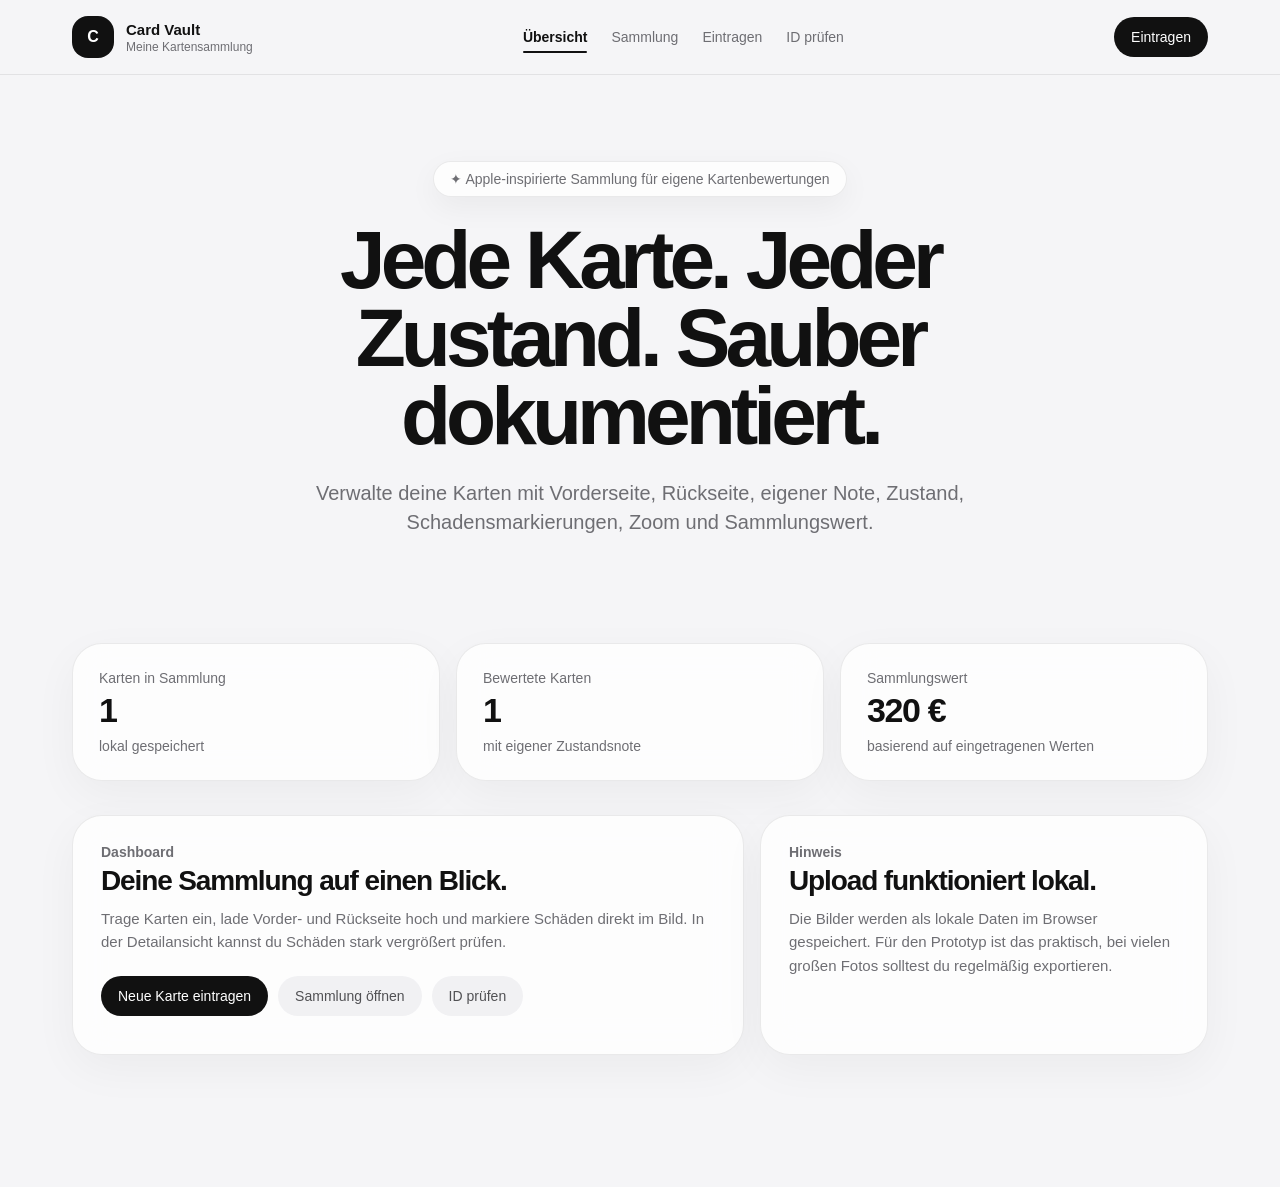
<file: card-vault-stable-upload-v21-editfix.html>
<!doctype html>
<html lang="de">
<head>
  <meta charset="UTF-8" />
  <meta name="viewport" content="width=device-width, initial-scale=1.0" />
  <title>Card Vault – Meine Kartensammlung</title>
  <style>
    * { box-sizing: border-box; margin: 0; padding: 0; }

    body {
      font-family: -apple-system, BlinkMacSystemFont, "Segoe UI", sans-serif;
      background: #f5f5f7;
      color: #111;
      min-height: 100vh;
    }

    header {
      position: sticky;
      top: 0;
      z-index: 50;
      background: rgba(245,245,247,0.84);
      backdrop-filter: blur(24px);
      border-bottom: 1px solid rgba(0,0,0,0.08);
    }

    .nav {
      max-width: 1180px;
      margin: 0 auto;
      padding: 16px 22px;
      display: flex;
      justify-content: space-between;
      align-items: center;
      gap: 18px;
    }

    .brand { display: flex; gap: 12px; align-items: center; }
    .brand-icon {
      width: 42px; height: 42px; border-radius: 16px;
      background: #111; color: white; display: flex; align-items: center; justify-content: center;
      font-weight: 800;
    }
    .brand-title { font-weight: 750; font-size: 15px; }
    .brand-subtitle { color: #6e6e73; font-size: 12px; margin-top: 2px; }

    .nav-links { display: flex; gap: 24px; align-items: center; color: #6e6e73; font-size: 14px; }
    .nav-link {
      border: 0; background: transparent; color: inherit; font: inherit; cursor: pointer;
      padding: 8px 0; position: relative;
    }
    .nav-link.active { color: #111; font-weight: 650; }
    .nav-link.active::after {
      content: ""; position: absolute; left: 0; right: 0; bottom: 0; height: 2px;
      background: #111; border-radius: 99px;
    }

    .top-button, .primary-button, .secondary-button, .danger-button {
      border: 0; border-radius: 999px; padding: 12px 17px; font-size: 14px;
      cursor: pointer; font-family: inherit; transition: 0.18s ease;
    }

    .top-button, .primary-button { background: #111; color: white; }
    .top-button:hover, .primary-button:hover { background: #2d2d2f; transform: translateY(-1px); }
    .secondary-button { background: #f1f1f3; color: #515154; }
    .secondary-button:hover { background: #e5e5ea; }
    .danger-button { background: #fff1f1; color: #b42318; }

    main {
      max-width: 1180px;
      margin: 0 auto;
      padding: 0 22px 80px;
    }

    .page { display: none; animation: fadeIn .2s ease; }
    .page.active { display: block; }

    @keyframes fadeIn {
      from { opacity: 0; transform: translateY(8px); }
      to { opacity: 1; transform: translateY(0); }
    }

    .hero { text-align: center; padding: 86px 0 54px; }
    .pill {
      display: inline-flex; gap: 8px; align-items: center;
      padding: 9px 16px; border-radius: 99px; background: rgba(255,255,255,0.78);
      border: 1px solid rgba(0,0,0,0.08); color: #6e6e73; font-size: 14px;
      box-shadow: 0 10px 30px rgba(0,0,0,0.05); margin-bottom: 24px;
    }
    h1 {
      max-width: 870px; margin: 0 auto; font-size: clamp(44px, 7vw, 82px);
      line-height: .95; letter-spacing: -.06em; font-weight: 780;
    }
    .hero-text {
      max-width: 680px; margin: 24px auto 0; color: #6e6e73; font-size: 20px; line-height: 1.45;
    }

    .stats {
      display: grid; grid-template-columns: repeat(3, 1fr); gap: 16px; margin-bottom: 34px;
    }

    .glass, .stat-card, .card-row {
      background: rgba(255,255,255,0.78);
      border: 1px solid rgba(0,0,0,0.08);
      border-radius: 30px;
      box-shadow: 0 14px 45px rgba(0,0,0,0.045);
      backdrop-filter: blur(18px);
    }

    .stat-card { padding: 26px; }
    .stat-label { color: #6e6e73; font-size: 14px; }
    .stat-value { margin-top: 5px; font-size: 34px; font-weight: 760; letter-spacing: -.04em; }
    .stat-sub { margin-top: 8px; color: #6e6e73; font-size: 14px; }

    section { margin-bottom: 52px; }
    .section-head {
      padding-top: 54px; display: flex; justify-content: space-between; align-items: flex-end; gap: 18px; margin-bottom: 22px;
    }
    .section-kicker { color: #6e6e73; font-size: 14px; font-weight: 650; margin-bottom: 6px; }
    h2 { font-size: 42px; letter-spacing: -.045em; line-height: 1; }

    .dashboard-grid {
      display: grid; grid-template-columns: 1.2fr .8fr; gap: 16px;
    }
    .dashboard-card { padding: 28px; min-height: 240px; }
    .dashboard-title { font-size: 28px; font-weight: 760; letter-spacing: -.04em; line-height: 1.05; margin-bottom: 12px; }
    .dashboard-text { color: #6e6e73; font-size: 15px; line-height: 1.55; }
    .action-row { display: flex; gap: 10px; flex-wrap: wrap; margin-top: 22px; }

    .form-panel { padding: 24px; }
    .form-grid { display: grid; grid-template-columns: repeat(4, 1fr); gap: 14px; }
    .field { display: flex; flex-direction: column; gap: 7px; }
    .field.wide { grid-column: span 2; }
    .field.full { grid-column: 1 / -1; }
    label { color: #6e6e73; font-size: 13px; font-weight: 650; }
    input, select, textarea {
      border: 0; outline: none; background: #f5f5f7; border-radius: 18px; padding: 14px 15px;
      font-size: 15px; color: #111; width: 100%; font-family: inherit;
    }
    textarea { min-height: 92px; resize: vertical; line-height: 1.45; }

    .hint { color: #86868b; font-size: 12px; line-height: 1.4; }

    .upload-grid {
      grid-column: 1 / -1;
      display: grid; grid-template-columns: repeat(3, 1fr); gap: 14px;
    }

    .upload-box {
      background: #f5f5f7; border: 1px dashed rgba(0,0,0,0.2); border-radius: 22px; padding: 14px;
    }

    .upload-box input[type="file"] {
      background: #fff; padding: 10px; border-radius: 14px; cursor: pointer;
    }

    .preview {
      margin-top: 12px; width: 100%; aspect-ratio: 63/88; border-radius: 18px;
      background: linear-gradient(145deg, #ececf0, #fff);
      display: flex; align-items: center; justify-content: center; overflow: hidden;
      color: #86868b; font-weight: 700; font-size: 12px;
      box-shadow: inset 0 0 0 1px rgba(0,0,0,0.06);
    }

    .preview img { width: 100%; height: 100%; object-fit: fill; display: block; background: white; }

    .form-actions {
      margin-top: 18px; display: flex; justify-content: space-between; gap: 12px; flex-wrap: wrap; align-items: center;
    }

    .tool-message {
      display: none; margin-top: 14px; padding: 14px 16px; border-radius: 20px; font-size: 14px; line-height: 1.4;
    }
    .tool-message.success { display: block; background: #eaf8ef; color: #18723a; }
    .tool-message.error { display: block; background: #fff1f1; color: #b42318; }

    .marker-panel {
      grid-column: 1 / -1;
      background: #f5f5f7; border: 1px solid rgba(0,0,0,0.06); border-radius: 24px; padding: 16px;
    }
    .marker-toolbar {
      display: flex; justify-content: space-between; gap: 10px; flex-wrap: wrap; align-items: center; margin-bottom: 14px;
    }
    .side-switch { display: flex; gap: 8px; flex-wrap: wrap; }
    .side-button, .fine-button {
      border: 0; border-radius: 99px; padding: 10px 14px; font-size: 13px; cursor: pointer; font-family: inherit;
      background: #e9e9ee; color: #515154;
    }
    .side-button.active, .fine-button.active { background: #111; color: white; }

    .marker-layout { display: grid; grid-template-columns: 330px 1fr; gap: 18px; align-items: start; }
    .marker-card {
      width: 100%; aspect-ratio: 63/88; border-radius: 24px; overflow: hidden; position: relative;
      background: linear-gradient(145deg,#ececf0,#fff);
      display: flex; align-items: center; justify-content: center; color: #86868b; font-weight: 700;
      cursor: crosshair; box-shadow: inset 0 0 0 1px rgba(0,0,0,0.06);
    }
    .marker-card img { width: 100%; height: 100%; object-fit: fill; display: block; pointer-events: none; background: white; }
    .marker-dot {
      position: absolute; transform: translate(-50%,-50%); width: 24px; height: 24px; border-radius: 99px;
      background: #0a84ff; color: white; border: 2px solid white; font-size: 12px; font-weight: 800;
      display: flex; align-items: center; justify-content: center; box-shadow: 0 8px 18px rgba(10,132,255,0.28);
      pointer-events: none;
    }

    .rough-dot {
      position: absolute;
      transform: translate(-50%, -50%);
      width: 30px;
      height: 30px;
      border-radius: 999px;
      border: 2px solid white;
      background: rgba(10,132,255,0.88);
      box-shadow: 0 0 0 2px rgba(10,132,255,0.55), 0 8px 22px rgba(10,132,255,0.30);
      pointer-events: none;
      z-index: 3;
    }

    .fine-area { display: none; margin-top: 14px; background: white; border-radius: 22px; padding: 14px; border: 1px solid rgba(0,0,0,0.08); }
    .fine-area.active { display: block; }
    .fine-stage {
      width: min(360px, 100%);
      aspect-ratio: 63 / 88;
      border-radius: 18px;
      background: #f5f5f7;
      cursor: crosshair;
      position: relative;
      overflow: hidden;
      box-shadow: inset 0 0 0 1px rgba(0,0,0,0.06), 0 12px 32px rgba(0,0,0,0.08);
      display: flex;
      align-items: center;
      justify-content: center;
    }

    .fine-stage canvas {
      width: 100%;
      height: 100%;
      display: block;
      background: white;
    }

    .fine-stage::before {
      content: "echter Feinausschnitt";
      position: absolute;
      left: 50%;
      top: 10px;
      transform: translateX(-50%);
      z-index: 2;
      border-radius: 999px;
      background: rgba(17,17,17,0.72);
      color: white;
      padding: 5px 9px;
      font-size: 11px;
      font-weight: 700;
      pointer-events: none;
    }

    .fine-stage::after {
      content: "";
      position: absolute;
      left: 50%;
      top: 50%;
      width: 34px;
      height: 34px;
      transform: translate(-50%,-50%);
      border-radius: 99px;
      border: 2px solid rgba(255,255,255,0.95);
      box-shadow: 0 0 0 2px rgba(10,132,255,0.95);
      pointer-events: none;
    }

    .marker-list { display: grid; gap: 8px; }
    .marker-item {
      display: flex; justify-content: space-between; gap: 12px; align-items: center;
      border-radius: 16px; background: white; padding: 11px 12px; border: 1px solid rgba(0,0,0,0.06);
      font-size: 14px; line-height: 1.35;
    }

    .collection-controls, .toolbar-extra, .summary-strip {
      display: grid; gap: 12px; margin-bottom: 20px;
    }
    .collection-controls { grid-template-columns: 1fr 220px 220px; }
    .toolbar-extra { grid-template-columns: 220px 220px 1fr; }
    .summary-strip { grid-template-columns: repeat(4,1fr); }

    .control-panel, .summary-chip {
      background: rgba(255,255,255,0.72); border: 1px solid rgba(0,0,0,0.08); border-radius: 24px;
      padding: 15px; box-shadow: 0 12px 36px rgba(0,0,0,0.04);
    }
    .summary-label { color: #86868b; font-size: 12px; font-weight: 650; margin-bottom: 5px; }
    .summary-value { color: #111; font-size: 22px; font-weight: 760; letter-spacing: -.03em; }

    .view-toggle { display: flex; justify-content: flex-end; gap: 8px; flex-wrap: wrap; align-items: center; }
    .view-button {
      border: 0; background: #f1f1f3; color: #515154; border-radius: 99px; padding: 12px 14px;
      font-size: 13px; cursor: pointer; font-family: inherit;
    }
    .view-button.active { background: #111; color: white; }

    .cards { display: grid; gap: 16px; }
    .cards.grid-view { grid-template-columns: repeat(3,minmax(0,1fr)); }

    .card-row {
      padding: 22px; display: grid; grid-template-columns: 90px 1fr auto; gap: 22px; align-items: center;
      cursor: pointer; transition: .22s ease;
    }
    .card-row:hover {
      transform: translateY(-5px) scale(1.01);
      box-shadow: 0 30px 85px rgba(0,0,0,0.12);
      border-color: rgba(0,0,0,0.14);
      background: rgba(255,255,255,0.92);
    }
    .card-image {
      height: 108px; border-radius: 22px; background: linear-gradient(145deg,#ececf0,#fff);
      display: flex; align-items: center; justify-content: center; color: #86868b; font-size: 12px; font-weight: 750;
      overflow: hidden; transition: .22s ease;
    }
    .card-row:hover .card-image { transform: scale(1.025); }
    .card-image img { width: 100%; height: 100%; object-fit: fill; background: white; display: block; }

    .cards.grid-view .card-row { grid-template-columns: 1fr; align-items: stretch; }
    .cards.grid-view .card-image { height: 260px; }
    .cards.grid-view .details { grid-template-columns: repeat(2,1fr); }

    .tags { display: flex; flex-wrap: wrap; gap: 8px; margin-bottom: 10px; }
    .tag { border-radius: 99px; padding: 6px 11px; background: #f1f1f3; color: #515154; font-size: 12px; font-weight: 650; }
    .tag.green { background: #eaf8ef; color: #18723a; }
    .tag.gold { background: #fff7e6; color: #8a5a00; }

    .card-title { font-size: 25px; font-weight: 760; letter-spacing: -.035em; }
    .note-pill { display: inline-flex; margin-left: 8px; background: #111; color: white; border-radius: 99px; padding: 7px 11px; font-size: 12px; font-weight: 750; vertical-align: middle; }
    .card-meta { color: #6e6e73; font-size: 14px; margin-top: 5px; line-height: 1.4; }
    .details { display: grid; grid-template-columns: repeat(4,1fr); gap: 16px; margin-top: 18px; }
    .detail-label { color: #9a9aa0; font-size: 12px; margin-bottom: 4px; }
    .detail-value { color: #2d2d2f; font-size: 14px; font-weight: 650; }

    .card-tools { display: flex; flex-direction: column; gap: 10px; align-items: center; }
    .favorite-button, .edit-button, .delete-button {
      border: 0; border-radius: 99px; padding: 9px 13px; font-size: 13px; cursor: pointer; white-space: nowrap;
    }
    .favorite-button { background: #fff7e6; color: #8a5a00; }
    .favorite-button.active { background: #111; color: white; }
    .edit-button { background: #eef4ff; color: #175cd3; }
    .delete-button { background: #fff1f1; color: #b42318; }

    .empty { display: none; text-align: center; padding: 50px; color: #6e6e73; background: white; border-radius: 28px; border: 1px solid rgba(0,0,0,0.08); }

    .modal-backdrop, .zoom-backdrop {
      position: fixed; inset: 0; z-index: 100; display: none; align-items: center; justify-content: center;
      padding: 22px; background: rgba(0,0,0,0.35); backdrop-filter: blur(18px);
    }
    .zoom-backdrop { z-index: 120; background: rgba(0,0,0,0.45); }

    .modal, .zoom-modal {
      width: min(1080px,100%); max-height: 90vh; overflow: auto; border-radius: 34px;
      background: rgba(255,255,255,0.94); border: 1px solid rgba(255,255,255,0.65);
      box-shadow: 0 30px 100px rgba(0,0,0,0.28);
    }
    .zoom-modal { width: min(760px,100%); }

    .modal-header, .zoom-header {
      display: flex; justify-content: space-between; gap: 20px; align-items: flex-start; padding: 26px 28px 0;
    }
    .modal-kicker { color: #6e6e73; font-size: 14px; font-weight: 650; margin-bottom: 8px; }
    .modal-title, .zoom-title { font-size: 38px; line-height: 1; letter-spacing: -.05em; font-weight: 780; }
    .zoom-title { font-size: 28px; }
    .close-button {
      width: 42px; height: 42px; border: 0; border-radius: 99px; background: #f1f1f3; color: #515154;
      font-size: 24px; cursor: pointer;
    }

    .modal-body { display: grid; grid-template-columns: 310px 1fr; gap: 26px; padding: 28px; }
    .main-card-image {
      height: 430px; border-radius: 30px; background: linear-gradient(145deg,#ececf0,#fff);
      display: flex; align-items: center; justify-content: center; color: #86868b; font-weight: 750;
      overflow: hidden; box-shadow: inset 0 0 0 1px rgba(0,0,0,0.06);
    }
    .main-card-image img { width: 100%; height: 100%; object-fit: fill; background: white; display: block; }
    .thumbs { display: flex; gap: 10px; flex-wrap: wrap; margin-top: 12px; }
    .thumb {
      width: 70px; height: 92px; border-radius: 16px; overflow: hidden; border: 2px solid transparent; background: #f5f5f7;
      cursor: pointer; padding: 0;
    }
    .thumb.active { border-color: #111; }
    .thumb img { width: 100%; height: 100%; object-fit: fill; background: white; display: block; }

    .info-grid { display: grid; grid-template-columns: repeat(2,1fr); gap: 14px; }
    .info-box { border-radius: 22px; background: #f5f5f7; padding: 16px; border: 1px solid rgba(0,0,0,0.06); }
    .info-label { color: #86868b; font-size: 12px; margin-bottom: 6px; }
    .info-value { font-size: 16px; font-weight: 700; letter-spacing: -.02em; }

    .note-box, .verification-box, .damage-section {
      margin-top: 16px; border-radius: 26px; padding: 18px; border: 1px solid rgba(0,0,0,0.06);
    }
    .verification-box { background: #eaf8ef; color: #18723a; border-color: rgba(24,114,58,0.12); }
    .note-box, .damage-section { background: #f5f5f7; color: #2d2d2f; }
    .box-title { font-size: 16px; font-weight: 750; margin-bottom: 6px; }
    .box-text { font-size: 14px; line-height: 1.45; color: inherit; white-space: pre-wrap; }

    .damage-head { display: flex; justify-content: space-between; align-items: center; gap: 12px; flex-wrap: wrap; margin-bottom: 14px; }
    .damage-layout { display: grid; grid-template-columns: 300px 1fr; gap: 18px; align-items: start; }
    .damage-card {
      width: 100%; aspect-ratio: 63/88; border-radius: 22px; overflow: hidden; position: relative;
      background: linear-gradient(145deg,#ececf0,#fff); display: flex; align-items: center; justify-content: center;
      color: #86868b; font-weight: 700; box-shadow: inset 0 0 0 1px rgba(0,0,0,0.06);
    }
    .damage-card img { width: 100%; height: 100%; object-fit: fill; background: white; display: block; pointer-events: none; }
    .damage-dot {
      position: absolute; transform: translate(-50%,-50%); width: 25px; height: 25px; border-radius: 99px;
      background: #ff3b30; color: white; border: 2px solid white; font-size: 12px; font-weight: 800; cursor: pointer;
      box-shadow: 0 8px 18px rgba(255,59,48,0.35);
    }
    .damage-list { display: grid; gap: 8px; }
    .damage-item { border-radius: 16px; background: white; padding: 11px 12px; font-size: 14px; border: 1px solid rgba(0,0,0,0.06); cursor: pointer; }

    .zoom-body {
      padding: 22px;
      display: flex;
      flex-direction: column;
      align-items: center;
    }

    .zoom-stage {
      width: min(420px, 100%);
      aspect-ratio: 63 / 88;
      border-radius: 24px;
      background: #f5f5f7;
      position: relative;
      overflow: hidden;
      box-shadow: inset 0 0 0 1px rgba(0,0,0,0.06), 0 16px 45px rgba(0,0,0,0.10);
      display: flex;
      align-items: center;
      justify-content: center;
    }

    .zoom-stage canvas {
      width: 100%;
      height: 100%;
      display: block;
      background: white;
    }

    .zoom-stage::before {
      content: "echter Ausschnitt";
      position: absolute;
      left: 50%;
      top: 12px;
      transform: translateX(-50%);
      z-index: 2;
      border-radius: 999px;
      background: rgba(17,17,17,0.78);
      color: white;
      padding: 6px 10px;
      font-size: 12px;
      font-weight: 700;
      backdrop-filter: blur(10px);
      pointer-events: none;
    }

    .zoom-stage::after {
      content: "";
      position: absolute;
      left: 50%;
      top: 50%;
      width: 44px;
      height: 44px;
      transform: translate(-50%,-50%);
      border: 2px solid rgba(255,255,255,0.96);
      border-radius: 999px;
      box-shadow: 0 0 0 2px rgba(255,59,48,0.96), 0 8px 24px rgba(255,59,48,0.28);
      pointer-events: none;
    }
    .zoom-controls { display: flex; gap: 8px; margin-top: 14px; flex-wrap: wrap; }
    .zoom-button { border: 0; background: #f1f1f3; color: #515154; border-radius: 99px; padding: 10px 13px; font-size: 13px; cursor: pointer; }
    .zoom-button.active { background: #111; color: white; }

    @media (max-width: 980px) {
      .form-grid { grid-template-columns: repeat(2,1fr); }
      .modal-body, .damage-layout, .marker-layout, .dashboard-grid { grid-template-columns: 1fr; }
      .upload-grid, .summary-strip, .collection-controls, .toolbar-extra { grid-template-columns: 1fr 1fr; }
      .cards.grid-view { grid-template-columns: repeat(2,minmax(0,1fr)); }
    }

    @media (max-width: 680px) {
      .nav-links { display: none; }
      .stats, .form-grid, .upload-grid, .summary-strip, .collection-controls, .toolbar-extra, .cards.grid-view { grid-template-columns: 1fr; }
      .field.wide { grid-column: span 1; }
      .card-row { grid-template-columns: 1fr; }
      .card-image { height: 170px; }
      .details { grid-template-columns: repeat(2,1fr); }
      h2 { font-size: 34px; }
    }
  </style>
</head>
<body>
  <header>
    <div class="nav">
      <div class="brand">
        <div class="brand-icon">C</div>
        <div>
          <div class="brand-title">Card Vault</div>
          <div class="brand-subtitle">Meine Kartensammlung</div>
        </div>
      </div>

      <nav class="nav-links">
        <button class="nav-link active" data-page="overviewPage" type="button">Übersicht</button>
        <button class="nav-link" data-page="collectionPage" type="button">Sammlung</button>
        <button class="nav-link" data-page="addPage" type="button">Eintragen</button>
        <button class="nav-link" data-page="checkPage" type="button">ID prüfen</button>
      </nav>

      <button class="top-button" data-page="addPage" type="button">Eintragen</button>
    </div>
  </header>

  <div id="appErrorBox" style="display:none;max-width:1180px;margin:16px auto 0;padding:12px 16px;border-radius:16px;background:#fff1f1;color:#b42318;font-size:13px;font-family:-apple-system,BlinkMacSystemFont,Segoe UI,sans-serif;"></div>

  <main>
    <div class="page active" id="overviewPage">
      <section class="hero">
        <div class="pill">✦ Apple-inspirierte Sammlung für eigene Kartenbewertungen</div>
        <h1>Jede Karte. Jeder Zustand. Sauber dokumentiert.</h1>
        <p class="hero-text">
          Verwalte deine Karten mit Vorderseite, Rückseite, eigener Note, Zustand,
          Schadensmarkierungen, Zoom und Sammlungswert.
        </p>
      </section>

      <section class="stats">
        <div class="stat-card">
          <div class="stat-label">Karten in Sammlung</div>
          <div class="stat-value" id="totalCardsStat">0</div>
          <div class="stat-sub">lokal gespeichert</div>
        </div>
        <div class="stat-card">
          <div class="stat-label">Bewertete Karten</div>
          <div class="stat-value" id="ratedCardsStat">0</div>
          <div class="stat-sub">mit eigener Zustandsnote</div>
        </div>
        <div class="stat-card">
          <div class="stat-label">Sammlungswert</div>
          <div class="stat-value" id="totalValueStat">0 €</div>
          <div class="stat-sub">basierend auf eingetragenen Werten</div>
        </div>
      </section>

      <section class="dashboard-grid">
        <div class="glass dashboard-card">
          <div class="section-kicker">Dashboard</div>
          <div class="dashboard-title">Deine Sammlung auf einen Blick.</div>
          <p class="dashboard-text">
            Trage Karten ein, lade Vorder- und Rückseite hoch und markiere Schäden direkt im Bild.
            In der Detailansicht kannst du Schäden stark vergrößert prüfen.
          </p>
          <div class="action-row">
            <button class="primary-button" data-page="addPage" type="button">Neue Karte eintragen</button>
            <button class="secondary-button" data-page="collectionPage" type="button">Sammlung öffnen</button>
            <button class="secondary-button" data-page="checkPage" type="button">ID prüfen</button>
          </div>
        </div>

        <div class="glass dashboard-card">
          <div class="section-kicker">Hinweis</div>
          <div class="dashboard-title">Upload funktioniert lokal.</div>
          <p class="dashboard-text">
            Die Bilder werden als lokale Daten im Browser gespeichert. Für den Prototyp ist das praktisch,
            bei vielen großen Fotos solltest du regelmäßig exportieren.
          </p>
        </div>
      </section>
    </div>

    <div class="page" id="addPage">
      <section id="addSection">
        <div class="section-head">
          <div>
            <div class="section-kicker">Eintragen</div>
            <h2 id="formHeadline">Karte zur Sammlung hinzufügen</h2>
          </div>
        </div>

        <div class="glass form-panel">
          <div class="form-grid">
            <div class="field">
              <label for="cardId">Sammlungs-ID</label>
              <input id="cardId" type="text" placeholder="z. B. COL-2026-0001" />
            </div>
            <div class="field">
              <label for="cardName">Kartenname</label>
              <input id="cardName" type="text" placeholder="z. B. Monkey D. Luffy" />
            </div>
            <div class="field">
              <label for="cardNumber">Kartennummer</label>
              <input id="cardNumber" type="text" placeholder="z. B. OP05-060" />
            </div>
            <div class="field">
              <label for="cardSet">Set</label>
              <input id="cardSet" type="text" placeholder="z. B. OP05 – Awakening" />
            </div>

            <div class="field">
              <label for="cardRarity">Seltenheit</label>
              <input id="cardRarity" type="text" placeholder="z. B. SEC / AA / SP" />
            </div>
            <div class="field">
              <label for="cardLanguage">Sprache</label>
              <select id="cardLanguage">
                <option>English</option>
                <option>Japanese</option>
                <option>German</option>
                <option>French</option>
              </select>
            </div>
            <div class="field">
              <label for="cardStatus">Status</label>
              <select id="cardStatus">
                <option>Behalten</option>
                <option>Verkaufen</option>
                <option>Tauschen</option>
                <option>Prüfen</option>
                <option>Wishlist</option>
                <option>Sonstige</option>
              </select>
            </div>
            <div class="field">
              <label for="cardGrade">Eigene Note</label>
              <input id="cardGrade" type="text" placeholder="z. B. 8.5" />
            </div>

            <div class="field">
              <label for="cardCondition">Zustand</label>
              <input id="cardCondition" type="text" placeholder="z. B. Near Mint" />
            </div>
            <div class="field">
              <label for="cardStorage">Lagerort</label>
              <input id="cardStorage" type="text" placeholder="z. B. Binder 1 / Seite 4" />
            </div>
            <div class="field">
              <label for="cardValue">Marktwert</label>
              <input id="cardValue" type="text" placeholder="z. B. 250 €" />
            </div>

            <div class="upload-grid">
              <div class="upload-box">
                <label for="frontFile">Vorderseite hochladen</label>
                <input id="frontFile" type="file" accept="image/*" />
                <div class="preview" id="frontPreview">Vorderseite</div>
                <div class="hint" id="frontStatus">Kein Bild geladen.</div>
              </div>
              <div class="upload-box">
                <label for="backFile">Rückseite hochladen</label>
                <input id="backFile" type="file" accept="image/*" />
                <div class="preview" id="backPreview">Rückseite</div>
                <div class="hint" id="backStatus">Kein Bild geladen.</div>
              </div>
              <div class="upload-box">
                <label for="extraFiles">Detailbilder hochladen</label>
                <input id="extraFiles" type="file" accept="image/*" multiple />
                <div class="preview" id="extraPreview">Detailbilder</div>
                <div class="hint" id="extraStatus">Keine Detailbilder geladen.</div>
              </div>
            </div>

            <div class="field wide">
              <label for="cardNotes">Notizen</label>
              <textarea id="cardNotes" placeholder="z. B. kleine Stelle unten rechts, sonst sehr sauber."></textarea>
            </div>

            <div class="marker-panel">
              <div class="marker-toolbar">
                <div class="side-switch">
                  <button class="side-button active" id="markFrontBtn" type="button">Vorderseite markieren</button>
                  <button class="side-button" id="markBackBtn" type="button">Rückseite markieren</button>
                </div>
                <div class="side-switch">
                  <button class="fine-button" id="fineModeBtn" type="button">Feinmarkierung / Zoom</button>
                  <button class="secondary-button" id="clearMarkersBtn" type="button">Aktuelle Seite leeren</button>
                </div>
              </div>

              <div class="marker-layout">
                <div>
                  <div class="marker-card" id="markerCard">Bild hochladen</div>
                  <div class="fine-area" id="fineArea">
                    <div class="hint" style="margin-bottom: 10px;">1. Grob im normalen Kartenbild auf den Schaden klicken. 2. Danach im vergrößerten Ausschnitt exakt markieren.</div>
                    <div class="fine-stage" id="fineStage"></div>
                  </div>
                </div>
                <div>
                  <div class="hint" style="margin-bottom: 12px;">
                    Ohne Feinmarkierung: direkt auf die Karte klicken. Mit Feinmarkierung: erst grob im normalen Bild anklicken, dann im vergrößerten Ausschnitt exakt markieren.
                  </div>
                  <div class="marker-list" id="markerList"></div>
                  <div class="hint" id="markerEmpty">Noch keine Schäden markiert.</div>
                </div>
              </div>
            </div>
          </div>

          <div class="form-actions">
            <div class="hint" id="editHint">Bilder werden beim Upload in ein einheitliches Kartenformat gebracht. Neue Markierungen sitzen dadurch exakt.</div>
            <div style="display:flex; gap:10px; flex-wrap:wrap;">
              <button class="secondary-button" id="cancelEditBtn" type="button" style="display:none;">Bearbeiten abbrechen</button>
              <button class="primary-button" id="saveCardBtn" type="button">Karte speichern</button>
            </div>
          </div>
          <div class="tool-message" id="toolMessage"></div>
        </div>
      </section>
    </div>

    <div class="page" id="collectionPage">
      <section>
        <div class="section-head">
          <div>
            <div class="section-kicker">Sammlung</div>
            <h2>Meine Karten</h2>
          </div>
          <div class="hint"><span id="resultCount">0</span> Ergebnisse</div>
        </div>

        <div class="summary-strip">
          <div class="summary-chip">
            <div class="summary-label">Gefilterte Karten</div>
            <div class="summary-value" id="filteredCount">0</div>
          </div>
          <div class="summary-chip">
            <div class="summary-label">Gefilterter Wert</div>
            <div class="summary-value" id="filteredValue">0 €</div>
          </div>
          <div class="summary-chip">
            <div class="summary-label">Favoriten</div>
            <div class="summary-value" id="favoriteCount">0</div>
          </div>
          <div class="summary-chip">
            <div class="summary-label">Mit Markierungen</div>
            <div class="summary-value" id="markedCount">0</div>
          </div>
        </div>

        <div class="collection-controls">
          <div class="control-panel">
            <label for="searchInput">Schnellsuche</label>
            <input id="searchInput" type="text" placeholder="Name, Set, ID, Notiz ..." />
          </div>
          <div class="control-panel">
            <label for="statusFilter">Status</label>
            <select id="statusFilter">
              <option value="">Alle Status</option>
              <option value="Behalten">Behalten</option>
              <option value="Verkaufen">Verkaufen</option>
              <option value="Tauschen">Tauschen</option>
              <option value="Prüfen">Prüfen</option>
              <option value="Wishlist">Wishlist</option>
              <option value="Sonstige">Sonstige</option>
            </select>
          </div>
          <div class="control-panel">
            <label for="conditionFilter">Zustand</label>
            <select id="conditionFilter">
              <option value="">Alle Zustände</option>
              <option>Gem Mint</option>
              <option>Mint</option>
              <option>Near Mint</option>
              <option>Excellent</option>
              <option>Light Played</option>
              <option>Played</option>
              <option>Damaged</option>
            </select>
          </div>
        </div>

        <div class="toolbar-extra">
          <div class="control-panel">
            <label for="sortSelect">Sortieren</label>
            <select id="sortSelect">
              <option value="newest">Neueste zuerst</option>
              <option value="name">Name A–Z</option>
              <option value="value-desc">Wert absteigend</option>
              <option value="value-asc">Wert aufsteigend</option>
              <option value="grade-desc">Note absteigend</option>
              <option value="grade-asc">Note aufsteigend</option>
            </select>
          </div>
          <div class="control-panel">
            <label for="favoriteFilter">Favoriten</label>
            <select id="favoriteFilter">
              <option value="">Alle Karten</option>
              <option value="favorites">Nur Favoriten</option>
            </select>
          </div>
          <div class="view-toggle">
            <button class="view-button active" id="listViewBtn" type="button">Listenansicht</button>
            <button class="view-button" id="gridViewBtn" type="button">Galerieansicht</button>
            <button class="secondary-button" id="exportBtn" type="button">Export</button>
            <button class="secondary-button" id="importBtn" type="button">Import</button>
            <input id="importFile" type="file" accept="application/json,.json" style="display:none;" />
          </div>
        </div>

        <div class="cards" id="cardsList"></div>
        <div class="empty" id="emptyState">Keine Karte gefunden.</div>
      </section>
    </div>

    <div class="page" id="checkPage">
      <section>
        <div class="section-head">
          <div>
            <div class="section-kicker">ID prüfen</div>
            <h2>Sammlungs-ID prüfen</h2>
          </div>
        </div>

        <div class="glass form-panel">
          <div class="form-actions">
            <input id="checkInput" type="text" placeholder="z. B. COL-2026-0001" />
            <button class="primary-button" id="checkBtn" type="button">Prüfen</button>
          </div>
          <div class="tool-message" id="checkResult"></div>
        </div>
      </section>
    </div>
  </main>

  <div class="modal-backdrop" id="detailBackdrop">
    <div class="modal">
      <div class="modal-header">
        <div>
          <div class="modal-kicker" id="detailKicker">Sammlungs-ID</div>
          <div class="modal-title" id="detailTitle">Kartendetails</div>
        </div>
        <div style="display:flex; gap:10px;">
          <button class="secondary-button" id="detailEditBtn" type="button">Bearbeiten</button>
          <button class="close-button" id="closeDetailBtn" type="button">×</button>
        </div>
      </div>

      <div class="modal-body">
        <div>
          <div class="main-card-image" id="detailMainImage">CARD</div>
          <div class="thumbs" id="thumbs"></div>
        </div>
        <div>
          <div class="info-grid" id="detailInfo"></div>
          <div class="verification-box">
            <div class="box-title">✓ Karte in deiner Sammlung</div>
            <div class="box-text" id="detailVerification"></div>
          </div>
          <div class="note-box" id="detailNoteBox" style="display:none;">
            <div class="box-title">Notizen / eigene Einschätzung</div>
            <div class="box-text" id="detailNotes"></div>
          </div>
          <div class="damage-section">
            <div class="damage-head">
              <div>
                <div class="box-title">Schadensgrafik</div>
                <div class="hint">Klicke auf einen Schadenspunkt für die Zoomansicht.</div>
              </div>
              <div class="side-switch">
                <button class="side-button active" id="damageFrontBtn" type="button">Vorderseite</button>
                <button class="side-button" id="damageBackBtn" type="button">Rückseite</button>
              </div>
            </div>
            <div class="damage-layout">
              <div class="damage-card" id="damageCard">CARD</div>
              <div>
                <div class="damage-list" id="damageList"></div>
                <div class="hint" id="damageEmpty">Keine Schäden auf dieser Seite eingetragen.</div>
              </div>
            </div>
          </div>
        </div>
      </div>

    </div>
  </div>

  <div class="zoom-backdrop" id="damageEditBackdrop">
    <div class="damage-edit-modal">
      <div style="display:flex;justify-content:space-between;gap:14px;align-items:flex-start;">
        <div>
          <div class="modal-kicker" id="damageEditKicker">Schaden bearbeiten</div>
          <div class="zoom-title">Markierung</div>
          <div class="hint" style="margin-top:8px;">Beschreibung, Kategorie und Schweregrad anpassen.</div>
        </div>
        <button class="close-button" id="closeDamageEditBtn" type="button">×</button>
      </div>
      <div class="damage-edit-grid">
        <div class="field"><label for="damageEditLabel">Beschreibung</label><input id="damageEditLabel" type="text" /></div>
        <div class="field"><label for="damageEditCategory">Kategorie</label><select id="damageEditCategory"><option>Whitening</option><option>Kratzer</option><option>Druckstelle</option><option>Ecke</option><option>Kante</option><option>Oberfläche</option><option>Sonstiges</option></select></div>
        <div class="field"><label for="damageEditSeverity">Schweregrad</label><select id="damageEditSeverity"><option value="low">leicht</option><option value="medium">mittel</option><option value="high">stark</option></select></div>
        <div class="field">
          <label for="damageEditCloseupFile">Close-up Foto zum Schaden</label>
          <input id="damageEditCloseupFile" type="file" accept="image/*" />
          <div class="damage-closeup-preview" id="damageEditCloseupPreview">Kein Close-up hinterlegt</div>
          <div class="hint">Optional: Nahaufnahme des markierten Schadens hochladen.</div>
        </div>
      </div>
      <div class="damage-edit-actions">
        <button class="danger-button" id="deleteDamageEditBtn" type="button">Markierung löschen</button>
        <div style="display:flex;gap:10px;flex-wrap:wrap;"><button class="secondary-button" id="cancelDamageEditBtn" type="button">Abbrechen</button><button class="primary-button" id="saveDamageEditBtn" type="button">Speichern</button></div>
      </div>
    </div>
  </div>

  <div class="zoom-backdrop" id="zoomBackdrop">
    <div class="zoom-modal">
      <div class="zoom-header">
        <div>
          <div class="modal-kicker" id="zoomKicker">Schaden</div>
          <div class="zoom-title" id="zoomTitle">Zoom</div>
          <div class="hint" id="zoomDesc" style="margin-top:8px;">Vergrößerter Ausschnitt.</div>
        </div>
        <button class="close-button" id="closeZoomBtn" type="button">×</button>
      </div>
      <div class="zoom-body">
        <div class="zoom-stage" id="zoomStage"></div>
        <div class="hint" id="zoomCropInfo" style="margin-top:10px;">Der Ausschnitt wird aus dem Originalbild berechnet.</div>
        <div class="hint" style="margin-top:12px;">Fester Ausschnitt-Zoom auf die markierte Stelle.</div>
      </div>
    </div>
  </div>

  <script>
    window.addEventListener("error", function(event) {
      const box = document.getElementById("appErrorBox");
      if (box) {
        box.style.display = "block";
        box.textContent = "Fehler: " + event.message;
      }
    });

    const STORAGE_KEY = "cardVaultStableV1";

    let cards = loadCards();
    let editingId = null;
    let currentMarkerSide = "front";
    let fineMode = false;
    let fineCenter = { x: 50, y: 50 };
    let fineCropReady = false;
    let fineCrop = null;
    let frontImage = "";
    let backImage = "";
    let extraImages = [];
    let currentDetailCard = null;
    let currentDamageSide = "front";
    let currentZoom = { card: null, side: "front", point: null, level: 800 };
    let editingDamage = null;
    let damageEditCloseupData = "";
    let draggingMarker = null;

    function $(id) { return document.getElementById(id); }

    function demoCards() {
      return [
        {
          id: "COL-2026-0001",
          name: "Monkey D. Luffy",
          number: "OP05-060",
          set: "OP05 – Awakening of the New Era",
          rarity: "SEC",
          language: "Japanese",
          status: "Behalten",
          grade: "8.5",
          condition: "Near Mint",
          storage: "Binder 1 / Seite 4",
          value: "320 €",
          notes: "Demo-Karte. Lade eigene Bilder hoch, um die Schadensfunktion zu testen.",
          images: [],
          damageFront: [{ x: 14, y: 10, label: "Whitening oben links" }],
          damageBack: [],
          favorite: true,
          createdAt: "2026-01-10T10:00:00.000Z"
        }
      ];
    }

    function loadCards() {
      try {
        const raw = localStorage.getItem(STORAGE_KEY);
        return raw ? JSON.parse(raw) : demoCards();
      } catch {
        return demoCards();
      }
    }

    function saveCards() {
      localStorage.setItem(STORAGE_KEY, JSON.stringify(cards));
    }

    function showPage(pageId) {
      document.querySelectorAll(".page").forEach(page => page.classList.toggle("active", page.id === pageId));
      document.querySelectorAll(".nav-link").forEach(link => link.classList.toggle("active", link.dataset.page === pageId));
      window.scrollTo({ top: 0, behavior: "smooth" });
      if (pageId === "collectionPage") renderCards();
      if (pageId === "overviewPage") renderStats();
    }

    function escapeHtml(value) {
      return String(value ?? "")
        .replaceAll("&", "&amp;")
        .replaceAll("<", "&lt;")
        .replaceAll(">", "&gt;")
        .replaceAll('"', "&quot;")
        .replaceAll("'", "&#039;");
    }

    function parseMoney(value) {
      const n = parseFloat(String(value || "0").replace(",", ".").replace(/[^\d.]/g, ""));
      return Number.isNaN(n) ? 0 : n;
    }

    function parseGrade(value) {
      const n = parseFloat(String(value || "0").replace(",", ".").replace(/[^\d.]/g, ""));
      return Number.isNaN(n) ? 0 : n;
    }

    function formatEuro(value) {
      return new Intl.NumberFormat("de-DE", { style: "currency", currency: "EUR", maximumFractionDigits: 0 }).format(value);
    }

    function showMessage(text, type = "success") {
      const box = $("toolMessage");
      if (!box) return;
      box.className = "tool-message " + type;
      box.textContent = text;
    }

    function showToast(message) {
      // Fallback für kurze Hinweise, damit Buttons nicht abbrechen.
      const box = $("toolMessage");
      if (box) {
        box.className = "tool-message success";
        box.textContent = message;
      }
    }


    function updateSmartGradePreview() {
      // Diese Datei enthält keine aktive Smart-Grade-Box.
      // Die Funktion bleibt als sichere Brücke erhalten, damit Bearbeiten/Speichern nicht abbrechen.
    }

    function renderSmartGradeBox() {
      // Sichere Brücke für ältere Detailansicht-Aufrufe.
    }

    function calculateSmartGradeForCard() {
      return { grade: "", breakdown: [] };
    }

    function readFile(file) {
      return new Promise((resolve, reject) => {
        const reader = new FileReader();

        reader.onload = () => {
          const original = String(reader.result || "");
          const img = new Image();

          img.onload = () => {
            // WICHTIG:
            // Alle Bilder werden auf exakt dasselbe Kartenformat gebracht.
            // Dadurch sind Markierung, Detailansicht und Zoom immer deckungsgleich.
            const canvas = document.createElement("canvas");
            canvas.width = 630;
            canvas.height = 880;

            const ctx = canvas.getContext("2d");
            ctx.fillStyle = "#ffffff";
            ctx.fillRect(0, 0, canvas.width, canvas.height);

            const scale = Math.min(canvas.width / img.naturalWidth, canvas.height / img.naturalHeight);
            const drawW = img.naturalWidth * scale;
            const drawH = img.naturalHeight * scale;
            const dx = (canvas.width - drawW) / 2;
            const dy = (canvas.height - drawH) / 2;

            ctx.imageSmoothingEnabled = true;
            ctx.imageSmoothingQuality = "high";
            ctx.drawImage(img, dx, dy, drawW, drawH);

            resolve(canvas.toDataURL("image/jpeg", 0.9));
          };

          img.onerror = () => resolve(original);
          img.src = original;
        };

        reader.onerror = () => reject(new Error("Datei konnte nicht gelesen werden."));
        reader.readAsDataURL(file);
      });
    }

    function setImagePreview(el, source, label) {
      if (!el) return;
      if (!source) {
        el.textContent = label;
        return;
      }
      el.innerHTML = "";
      const img = document.createElement("img");
      img.src = source;
      img.alt = label;
      img.onerror = () => { el.textContent = "Bild konnte nicht angezeigt werden"; };
      el.appendChild(img);
    }

    function setCloseupPreview(element, source) {
      if (!element) return;
      if (!source) {
        element.textContent = "Kein Close-up hinterlegt";
        return;
      }
      element.innerHTML = "";
      const img = document.createElement("img");
      img.src = source;
      img.alt = "Close-up";
      img.onerror = () => { element.textContent = "Close-up konnte nicht angezeigt werden"; };
      element.appendChild(img);
    }

    function refreshPreviews() {
      setImagePreview($("frontPreview"), frontImage, "Vorderseite");
      setImagePreview($("backPreview"), backImage, "Rückseite");
      setImagePreview($("extraPreview"), extraImages[0] || "", "Detailbilder");
      $("frontStatus").textContent = frontImage ? "Vorderseite geladen." : "Kein Bild geladen.";
      $("backStatus").textContent = backImage ? "Rückseite geladen." : "Kein Bild geladen.";
      $("extraStatus").textContent = extraImages.length ? extraImages.length + " Detailbild(er) geladen." : "Keine Detailbilder geladen.";
      const debug = $("coordinateDebug");
      if (debug) {
        debug.textContent = "Letzte Markierung gespeichert:\nSeite: " + (currentMarkerSide === "front" ? "Vorderseite" : "Rückseite") + "\nProzent: " + point.x.toFixed(3) + " / " + point.y.toFixed(3) + "\nPixelbasis: " + point.px + " / " + point.py + "\nHinweis: Die spätere Ansicht verwendet genau diese Pixelbasis.";
      }

      renderMarkerEditor();
      updateSmartGradePreview();
    }

    async function handleFrontUpload() {
      const file = $("frontFile").files[0];
      if (!file) return;
      setImagePreview($("frontPreview"), URL.createObjectURL(file), "Vorderseite");
      $("frontStatus").textContent = "Vorderseite wird geladen ...";
      frontImage = await readFile(file);
      refreshPreviews();
      showMessage("Vorderseite wurde geladen und auf Kartenformat normalisiert.");
    }

    async function handleBackUpload() {
      const file = $("backFile").files[0];
      if (!file) return;
      setImagePreview($("backPreview"), URL.createObjectURL(file), "Rückseite");
      $("backStatus").textContent = "Rückseite wird geladen ...";
      backImage = await readFile(file);
      refreshPreviews();
      showMessage("Rückseite wurde geladen und auf Kartenformat normalisiert.");
    }

    async function handleExtraUpload() {
      const files = Array.from($("extraFiles").files || []);
      if (!files.length) return;
      $("extraStatus").textContent = "Detailbilder werden geladen ...";
      for (const file of files) {
        extraImages.push(await readFile(file));
      }
      refreshPreviews();
      showMessage(files.length + " Detailbild(er) wurden geladen.");
    }

    function currentMarkerImage() {
      return currentMarkerSide === "front" ? frontImage : backImage;
    }

    function currentMarkers() {
      return currentMarkerSide === "front" ? markersFront : markersBack;
    }

    let markersFront = [];
    let markersBack = [];

    function startDragMarker(event, index) {
      event.preventDefault();
      event.stopPropagation();

      draggingMarker = {
        side: currentMarkerSide,
        index
      };

      document.body.style.userSelect = "none";
    }

    function moveDragMarker(event) {
      if (!draggingMarker) return;

      const card = $("markerCard");
      const pos = markerPositionFromEvent(event, card);
      const list = getMarkerArray(draggingMarker.side);
      const point = list[draggingMarker.index];

      if (!point) return;

      point.x = Number(pos.x.toFixed(3));
      point.y = Number(pos.y.toFixed(3));
      point.px = Math.round((pos.x / 100) * 630);
      point.py = Math.round((pos.y / 100) * 880);

      renderMarkerEditor();
      updateSmartGradePreview();

      const debug = $("coordinateDebug");
      if (debug) {
        debug.textContent = "Markierung verschoben:\nSeite: " + (draggingMarker.side === "front" ? "Vorderseite" : "Rückseite") + "\nProzent: " + point.x.toFixed(3) + " / " + point.y.toFixed(3) + "\nPixelbasis: " + point.px + " / " + point.py;
      }
    }

    function endDragMarker() {
      if (!draggingMarker) return;

      draggingMarker = null;
      document.body.style.userSelect = "";
      renderMarkerEditor();
    }

    function renderMarkerEditor() {
      const card = $("markerCard");
      if (!card) return;
      const img = currentMarkerImage();
      const points = currentMarkers();

      $("markFrontBtn").classList.toggle("active", currentMarkerSide === "front");
      $("markBackBtn").classList.toggle("active", currentMarkerSide === "back");
      $("fineModeBtn").classList.toggle("active", fineMode);
      $("fineArea").classList.toggle("active", fineMode);

      setImagePreview(card, img, currentMarkerSide === "front" ? "Vorderseite hochladen" : "Rückseite hochladen");

      points.forEach((point, index) => {
        const dot = document.createElement("div");
        dot.className = "marker-dot draggable";
        dot.textContent = index + 1;
        positionDotByPoint(dot, point);
        dot.addEventListener("mousedown", event => startDragMarker(event, index));
        dot.addEventListener("touchstart", event => {
          if (event.touches && event.touches.length) startDragMarker(event.touches[0], index);
        }, { passive: false });
        card.appendChild(dot);
      });

      if (fineMode && fineCropReady) {
        const rough = document.createElement("div");
        rough.className = "rough-dot";
        positionDotByPoint(rough, fineCenter);
        card.appendChild(rough);
      }

      const list = $("markerList");
      list.innerHTML = "";
      $("markerEmpty").style.display = points.length ? "none" : "block";

      points.forEach((point, index) => {
        const item = document.createElement("div");
        item.className = "marker-item";
        const p = normalizePoint(point);
        item.innerHTML = `
          <div class="marker-item-main">
            <span>${index + 1}. ${escapeHtml(point.label)}</span>
            <div class="damage-meta">
              <span class="damage-badge">${escapeHtml(damageCategory(point))}</span>
              <span class="damage-badge ${severityClass(damageSeverity(point))}">${severityLabel(damageSeverity(point))}</span>
              <span class="damage-badge">${p.x.toFixed(2)}% / ${p.y.toFixed(2)}%</span>
              ${point.closeup ? `<span class="damage-badge">Close-up</span>` : ""}
            </div>
          </div>`;
        const edit = document.createElement("button");
        edit.className = "secondary-button";
        edit.type = "button";
        edit.textContent = "Bearbeiten";
        edit.dataset.damageEditContext = "form";
        edit.dataset.damageEditSide = currentMarkerSide;
        edit.dataset.damageEditIndex = String(index);
        edit.addEventListener("click", event => {
          event.preventDefault();
          event.stopPropagation();
          openDamageEditor("form", currentMarkerSide, index);
        });
        item.appendChild(edit);
        list.appendChild(item);
      });

      updateFineStage(fineCenter.x, fineCenter.y);
    }

    function renderFineCanvasCrop(imgSrc, centerXPercent, centerYPercent) {
      const stage = $("fineStage");
      if (!stage || !imgSrc) return;

      stage.innerHTML = "";

      const canvas = document.createElement("canvas");
      canvas.width = 630;
      canvas.height = 880;
      stage.appendChild(canvas);

      const ctx = canvas.getContext("2d");
      const img = new Image();

      img.onload = function () {
        // Feste Feinzoom-Stufe: 6,5x.
        const zoomFactor = 6.5;
        const cropW = 630 / zoomFactor;
        const cropH = 880 / zoomFactor;

        const centerX = (centerXPercent / 100) * 630;
        const centerY = (centerYPercent / 100) * 880;

        let sx = centerX - cropW / 2;
        let sy = centerY - cropH / 2;

        sx = Math.max(0, Math.min(630 - cropW, sx));
        sy = Math.max(0, Math.min(880 - cropH, sy));

        fineCrop = { sx, sy, cropW, cropH };

        ctx.clearRect(0, 0, canvas.width, canvas.height);
        ctx.imageSmoothingEnabled = true;
        ctx.imageSmoothingQuality = "high";
        ctx.drawImage(img, sx, sy, cropW, cropH, 0, 0, canvas.width, canvas.height);
      };

      img.src = imgSrc;
    }

    function updateFineStage(x, y) {
      fineCenter = { x, y };
      const img = currentMarkerImage();
      const stage = $("fineStage");
      if (!stage) return;

      if (!img) {
        stage.innerHTML = "";
        stage.textContent = "Bild hochladen";
        fineCrop = null;
        return;
      }

      if (!fineCropReady) {
        stage.innerHTML = "";
        stage.textContent = "Erst grob im Kartenbild klicken";
        fineCrop = null;
        return;
      }

      renderFineCanvasCrop(img, x, y);
    }

    function addMarker(x, y) {
      const label = prompt("Beschreibung des Schadens:");
      if (!label || !label.trim()) return;
      const category = prompt("Kategorie des Schadens (Whitening, Kratzer, Druckstelle, Ecke, Kante, Oberfläche, Sonstiges):", "Sonstiges") || "Sonstiges";
      const severityInput = prompt("Schweregrad: leicht, mittel oder stark", "leicht") || "leicht";
      const severity = severityInput.toLowerCase().includes("stark") ? "high" : severityInput.toLowerCase().includes("mittel") ? "medium" : "low";
      const point = {
        x: Number(x.toFixed(3)),
        y: Number(y.toFixed(3)),
        px: Math.round((x / 100) * 630),
        py: Math.round((y / 100) * 880),
        label: label.trim(),
        category: category.trim(),
        severity,
        closeup: ""
      };
      if (currentMarkerSide === "front") markersFront.push(point);
      else markersBack.push(point);
      renderMarkerEditor();
    }

    function markerPositionFromEvent(event, element) {
      const rect = element.getBoundingClientRect();

      const displayX = Math.min(rect.width, Math.max(0, event.clientX - rect.left));
      const displayY = Math.min(rect.height, Math.max(0, event.clientY - rect.top));

      const x = (displayX / rect.width) * 100;
      const y = (displayY / rect.height) * 100;

      return {
        x,
        y,
        px: Math.round((x / 100) * 630),
        py: Math.round((y / 100) * 880)
      };
    }

    function normalizePoint(point) {
      if (point.px !== undefined && point.py !== undefined) {
        return {
          x: (Number(point.px) / 630) * 100,
          y: (Number(point.py) / 880) * 100,
          px: Number(point.px),
          py: Number(point.py),
          label: point.label
        };
      }

      return {
        x: Number(point.x || 0),
        y: Number(point.y || 0),
        px: Math.round((Number(point.x || 0) / 100) * 630),
        py: Math.round((Number(point.y || 0) / 100) * 880),
        label: point.label
      };
    }

    function positionDotByPoint(dot, point) {
      const p = normalizePoint(point);
      dot.style.left = p.x + "%";
      dot.style.top = p.y + "%";
    }

    function severityLabel(value){return value==="high"?"stark":value==="medium"?"mittel":"leicht";}
    function severityClass(value){return value==="high"?"high":value==="medium"?"medium":"low";}
    function damageCategory(point){return point.category||"Sonstiges";}
    function damageSeverity(point){return point.severity||"low";}
    function getMarkerArray(side){return side==="front"?markersFront:markersBack;}
    function setMarkerArray(side,value){if(side==="front")markersFront=value;else markersBack=value;}
    function summarizeDamage(card){const pts=(card.damageFront||[]).concat(card.damageBack||[]);const s={low:0,medium:0,high:0};pts.forEach(p=>{s[damageSeverity(p)]=(s[damageSeverity(p)]||0)+1});return s;}

    function openDamageEditor(context, side, index){
      if (Number.isNaN(index)) return;
      if (context !== "form" && !currentDetailCard) return;
      const list=context==="form"?getMarkerArray(side):(side==="front"?(currentDetailCard.damageFront||[]):(currentDetailCard.damageBack||[]));
      const point=list[index]; if(!point)return;
      editingDamage={context,side,index};
      $("damageEditKicker").textContent=(side==="front"?"Vorderseite":"Rückseite")+" · Markierung "+(index+1);
      $("damageEditLabel").value=point.label||"";
      $("damageEditCategory").value=point.category||"Sonstiges";
      $("damageEditSeverity").value=point.severity||"low";
      damageEditCloseupData = point.closeup || "";
      if ($("damageEditCloseupFile")) $("damageEditCloseupFile").value = "";
      setCloseupPreview($("damageEditCloseupPreview"), damageEditCloseupData);
      $("damageEditBackdrop").style.display="flex";
    }
    function closeDamageEditor(){ $("damageEditBackdrop").style.display="none"; editingDamage=null; damageEditCloseupData=""; }

    function refreshAfterDamageEdit() {
      saveCards();

      if (typeof renderDamageMap === "function") renderDamageMap();
      if (typeof renderCards === "function") renderCards();

      // Diese Version enthält nicht in jeder Datei alle Report-Funktionen.
      // Darum werden sie nur ausgeführt, wenn sie vorhanden sind.
      if (typeof renderReport === "function" && currentDetailCard) if (typeof renderReport === "function") renderReport(currentDetailCard);
      if (typeof renderReviewBox === "function" && currentDetailCard) if (typeof renderReviewBox === "function") renderReviewBox(currentDetailCard);
      if (typeof renderSmartGradeBox === "function" && typeof calculateSmartGradeForCard === "function" && currentDetailCard) {
        renderSmartGradeBox("detailSmartGradeValue", "detailSmartGradeBreakdown", calculateSmartGradeForCard(currentDetailCard));
      }
    }
    function saveDamageEditor(){
      if(!editingDamage)return;
      const label=$("damageEditLabel").value.trim()||"Schaden";
      const category=$("damageEditCategory").value;
      const severity=$("damageEditSeverity").value;
      if(editingDamage.context==="form"){
        const list=getMarkerArray(editingDamage.side);
        if(list[editingDamage.index]){list[editingDamage.index].label=label;list[editingDamage.index].category=category;list[editingDamage.index].severity=severity;}
        renderMarkerEditor();
        updateSmartGradePreview();
      } else if(currentDetailCard){
        const list=editingDamage.side==="front"?currentDetailCard.damageFront:currentDetailCard.damageBack;
        if(list&&list[editingDamage.index]){list[editingDamage.index].label=label;list[editingDamage.index].category=category;list[editingDamage.index].severity=severity;}
        cards=cards.map(card=>card.id===currentDetailCard.id?currentDetailCard:card);
        refreshAfterDamageEdit();
      }
      closeDamageEditor(); showToast("Markierung aktualisiert");
    }
    function deleteDamageEditor(){
      if(!editingDamage)return;
      if(editingDamage.context==="form"){
        const list=getMarkerArray(editingDamage.side); list.splice(editingDamage.index,1); setMarkerArray(editingDamage.side,list); renderMarkerEditor();
      } else if(currentDetailCard){
        const list=editingDamage.side==="front"?currentDetailCard.damageFront:currentDetailCard.damageBack; if(list)list.splice(editingDamage.index,1);
        cards=cards.map(card=>card.id===currentDetailCard.id?currentDetailCard:card); saveCards(); renderDamageMap(); if (typeof renderReport === "function") if (typeof renderReport === "function") renderReport(currentDetailCard); if (typeof renderReviewBox === "function") if (typeof renderReviewBox === "function") renderReviewBox(currentDetailCard); renderCards();
      }
      closeDamageEditor(); showToast("Markierung gelöscht");
    }

    function resetForm() {
      editingId = null;
      $("formHeadline").textContent = "Karte zur Sammlung hinzufügen";
      $("saveCardBtn").textContent = "Karte speichern";
      $("cancelEditBtn").style.display = "none";
      ["cardId","cardName","cardNumber","cardSet","cardRarity","cardGrade","cardCondition","cardStorage","cardValue","cardNotes"].forEach(id => $(id).value = "");
      $("cardLanguage").selectedIndex = 0;
      $("cardStatus").selectedIndex = 0;
      frontImage = "";
      backImage = "";
      extraImages = [];
      markersFront = [];
      markersBack = [];
      $("frontFile").value = "";
      $("backFile").value = "";
      $("extraFiles").value = "";
      refreshPreviews();
    }

    function saveCard() {
      const id = $("cardId").value.trim();
      if (!id || !$("cardName").value.trim() || !$("cardNumber").value.trim() || !$("cardGrade").value.trim()) {
        showMessage("Bitte mindestens Sammlungs-ID, Kartenname, Kartennummer und eigene Note eintragen.", "error");
        return;
      }

      const existing = cards.find(c => c.id === id);
      if (!editingId && existing) {
        showMessage("Diese Sammlungs-ID existiert bereits.", "error");
        return;
      }
      if (editingId && id !== editingId && existing) {
        showMessage("Diese Sammlungs-ID existiert bereits.", "error");
        return;
      }

      const old = editingId ? cards.find(c => c.id === editingId) : null;
      const card = {
        id,
        name: $("cardName").value.trim(),
        number: $("cardNumber").value.trim(),
        set: $("cardSet").value.trim(),
        rarity: $("cardRarity").value.trim(),
        language: $("cardLanguage").value,
        status: $("cardStatus").value,
        grade: $("cardGrade").value.trim(),
        condition: $("cardCondition").value.trim(),
        storage: $("cardStorage").value.trim(),
        value: $("cardValue").value.trim(),
        notes: $("cardNotes").value.trim(),
        images: [frontImage, backImage].concat(extraImages).filter(Boolean),
        damageFront: JSON.parse(JSON.stringify(markersFront)),
        damageBack: JSON.parse(JSON.stringify(markersBack)),
        favorite: old ? old.favorite : false,
        createdAt: old ? old.createdAt : new Date().toISOString()
      };

      if (editingId) {
        cards = cards.map(c => c.id === editingId ? card : c);
      } else {
        cards.unshift(card);
      }

      saveCards();
      resetForm();
      renderStats();
      renderCards();
      showPage("collectionPage");
    }

    function editCard(id) {
      const card = cards.find(c => c.id === id);
      if (!card) {
        showToast("Karte zum Bearbeiten nicht gefunden");
        return;
      }

      editingId = id;
      showToast("Bearbeitungsmodus geöffnet");
      $("formHeadline").textContent = "Karte bearbeiten";
      $("saveCardBtn").textContent = "Änderungen speichern";
      $("cancelEditBtn").style.display = "inline-flex";

      $("cardId").value = card.id;
      $("cardName").value = card.name || "";
      $("cardNumber").value = card.number || "";
      $("cardSet").value = card.set || "";
      $("cardRarity").value = card.rarity || "";
      $("cardLanguage").value = card.language || "English";
      $("cardStatus").value = card.status || "Behalten";
      $("cardGrade").value = card.grade || "";
      $("cardCondition").value = card.condition || "";
      $("cardStorage").value = card.storage || "";
      $("cardValue").value = card.value || "";
      $("cardNotes").value = card.notes || "";

      frontImage = (card.images || [])[0] || "";
      backImage = (card.images || [])[1] || "";
      extraImages = (card.images || []).slice(2);
      markersFront = JSON.parse(JSON.stringify(card.damageFront || []));
      markersBack = JSON.parse(JSON.stringify(card.damageBack || []));
      currentMarkerSide = "front";
      fineMode = false;
      fineCropReady = false;
      fineCrop = null;
      fineCenter = { x: 50, y: 50 };
      refreshPreviews();

      if ($("detailBackdrop") && $("detailBackdrop").style.display === "flex") {
        closeDetail();
      }
      showPage("addPage");
    }

    function renderStats() {
      $("totalCardsStat").textContent = cards.length;
      $("ratedCardsStat").textContent = cards.filter(c => c.grade).length;
      $("totalValueStat").textContent = formatEuro(cards.reduce((sum, c) => sum + parseMoney(c.value), 0));
    }

    function renderCards() {
      const query = $("searchInput").value.toLowerCase().trim();
      const status = $("statusFilter").value;
      const condition = $("conditionFilter").value;
      const favorite = $("favoriteFilter").value;
      const sort = $("sortSelect").value;

      let filtered = cards.filter(card => {
        const haystack = [card.id, card.name, card.number, card.set, card.rarity, card.language, card.status, card.grade, card.condition, card.storage, card.notes].join(" ").toLowerCase();
        return (!query || haystack.includes(query))
          && (!status || card.status === status)
          && (!condition || String(card.condition || "").toLowerCase().includes(condition.toLowerCase()))
          && (!favorite || card.favorite);
      });

      filtered.sort((a,b) => {
        if (sort === "name") return String(a.name).localeCompare(String(b.name));
        if (sort === "value-desc") return parseMoney(b.value) - parseMoney(a.value);
        if (sort === "value-asc") return parseMoney(a.value) - parseMoney(b.value);
        if (sort === "grade-desc") return parseGrade(b.grade) - parseGrade(a.grade);
        if (sort === "grade-asc") return parseGrade(a.grade) - parseGrade(b.grade);
        return new Date(b.createdAt || 0) - new Date(a.createdAt || 0);
      });

      $("cardsList").innerHTML = "";
      $("resultCount").textContent = filtered.length;
      $("filteredCount").textContent = filtered.length;
      $("filteredValue").textContent = formatEuro(filtered.reduce((sum,c) => sum + parseMoney(c.value), 0));
      $("favoriteCount").textContent = cards.filter(c => c.favorite).length;
      $("markedCount").textContent = filtered.filter(c => (c.damageFront || []).length + (c.damageBack || []).length > 0).length;
      $("emptyState").style.display = filtered.length ? "none" : "block";

      filtered.forEach(card => {
        const el = document.createElement("article");
        el.className = "glass card-row";
        const image = (card.images || [])[0];
        const damageCount = (card.damageFront || []).length + (card.damageBack || []).length;
        el.innerHTML = `
          <div class="card-image">${image ? `<img src="${image}" alt="${escapeHtml(card.name)}">` : "CARD"}</div>
          <div>
            <div class="tags">
              ${card.favorite ? `<span class="tag gold">★ Favorit</span>` : ""}
              <span class="tag green">In Sammlung</span>
              <span class="tag">${escapeHtml(card.status || "-")}</span>
              <span class="tag">${escapeHtml(card.language || "-")}</span>
              ${damageCount ? `<span class="tag">${damageCount} Markierung(en)</span>` : ""}
            </div>
            <div class="card-title">${escapeHtml(card.name)} <span class="note-pill">${escapeHtml(card.grade || "-")}</span></div>
            <div class="card-meta">${escapeHtml(card.number || "-")} · ${escapeHtml(card.set || "-")} · ${escapeHtml(card.rarity || "-")}</div>
            <div class="details">
              <div><div class="detail-label">ID</div><div class="detail-value">${escapeHtml(card.id)}</div></div>
              <div><div class="detail-label">Zustand</div><div class="detail-value">${escapeHtml(card.condition || "-")}</div></div>
              <div><div class="detail-label">Lagerort</div><div class="detail-value">${escapeHtml(card.storage || "-")}</div></div>
              <div><div class="detail-label">Wert</div><div class="detail-value">${escapeHtml(card.value || "-")}</div></div>
            </div>
          </div>
          <div class="card-tools">
            <button class="favorite-button ${card.favorite ? "active" : ""}" type="button">${card.favorite ? "★ Favorit" : "☆ Favorit"}</button>
            <button class="edit-button" type="button" data-card-edit="${escapeHtml(card.id)}" title="Karte bearbeiten">Bearbeiten</button>
            <button class="delete-button" type="button">Löschen</button>
          </div>
        `;

        el.addEventListener("click", event => {
          if (event.target.closest("button")) return;
          openDetail(card.id);
        });
        el.querySelector(".favorite-button").addEventListener("click", event => {
          event.stopPropagation();
          card.favorite = !card.favorite;
          saveCards();
          renderCards();
          renderStats();
        });
        const editButton = el.querySelector(".edit-button");
        if (editButton) {
          editButton.onclick = function(event) {
            event.preventDefault();
            event.stopPropagation();
            editCard(card.id);
            return false;
          };
        }

        el.querySelector(".delete-button").addEventListener("click", event => {
          event.stopPropagation();
          if (!confirm("Karte wirklich löschen?")) return;
          cards = cards.filter(c => c.id !== card.id);
          saveCards();
          renderCards();
          renderStats();
        });

        $("cardsList").appendChild(el);
      });
    }

    function cardImages(card) {
      return (card.images || []).filter(Boolean);
    }

    function openDetail(id) {
      const card = cards.find(c => c.id === id);
      if (!card) return;
      currentDetailCard = card;
      currentDamageSide = "front";
      if ($("detailEditBtn")) $("detailEditBtn").dataset.cardEdit = card.id;

      $("detailKicker").textContent = card.id + " · " + (card.status || "-") + " · Note " + (card.grade || "-");
      $("detailTitle").textContent = card.name || "Karte";
      $("detailVerification").textContent = "Diese Karte ist in deiner Sammlung gespeichert.";

      $("detailInfo").innerHTML = `
        <div class="info-box"><div class="info-label">Kartennummer</div><div class="info-value">${escapeHtml(card.number || "-")}</div></div>
        <div class="info-box"><div class="info-label">Set</div><div class="info-value">${escapeHtml(card.set || "-")}</div></div>
        <div class="info-box"><div class="info-label">Seltenheit</div><div class="info-value">${escapeHtml(card.rarity || "-")}</div></div>
        <div class="info-box"><div class="info-label">Sprache</div><div class="info-value">${escapeHtml(card.language || "-")}</div></div>
        <div class="info-box"><div class="info-label">Status</div><div class="info-value">${escapeHtml(card.status || "-")}</div></div>
        <div class="info-box"><div class="info-label">Eigene Note</div><div class="info-value">${escapeHtml(card.grade || "-")}</div></div>
        <div class="info-box"><div class="info-label">Zustand</div><div class="info-value">${escapeHtml(card.condition || "-")}</div></div>
        <div class="info-box"><div class="info-label">Lagerort</div><div class="info-value">${escapeHtml(card.storage || "-")}</div></div>
      `;

      if (card.notes) {
        $("detailNoteBox").style.display = "block";
        $("detailNotes").textContent = card.notes;
      } else {
        $("detailNoteBox").style.display = "none";
      }

      renderDetailImages(card);
      renderDamageMap();
      $("detailBackdrop").style.display = "flex";
      document.body.style.overflow = "hidden";
    }

    function renderDetailImages(card) {
      const images = cardImages(card);
      const main = $("detailMainImage");
      const thumbs = $("thumbs");
      thumbs.innerHTML = "";

      if (!images.length) {
        main.textContent = "CARD";
        return;
      }

      setImagePreview(main, images[0], card.name);

      images.forEach((img, index) => {
        const btn = document.createElement("button");
        btn.className = "thumb" + (index === 0 ? " active" : "");
        btn.type = "button";
        btn.innerHTML = `<img src="${img}" alt="Bild ${index + 1}">`;
        btn.onclick = () => {
          document.querySelectorAll(".thumb").forEach(t => t.classList.remove("active"));
          btn.classList.add("active");
          setImagePreview(main, img, card.name);
        };
        thumbs.appendChild(btn);
      });
    }

    function renderDamageMap() {
      if (!currentDetailCard) return;

      $("damageFrontBtn").classList.toggle("active", currentDamageSide === "front");
      $("damageBackBtn").classList.toggle("active", currentDamageSide === "back");

      const img = currentDamageSide === "front" ? cardImages(currentDetailCard)[0] : (cardImages(currentDetailCard)[1] || cardImages(currentDetailCard)[0]);
      const points = currentDamageSide === "front" ? (currentDetailCard.damageFront || []) : (currentDetailCard.damageBack || []);
      const cardEl = $("damageCard");
      setImagePreview(cardEl, img, "CARD");

      points.forEach((point, index) => {
        const dot = document.createElement("button");
        dot.className = "damage-dot";
        dot.type = "button";
        dot.textContent = index + 1;
        positionDotByPoint(dot, point);
        dot.onclick = () => openZoom(point);
        dot.ondblclick = (event) => { event.stopPropagation(); openDamageEditor("detail", currentDamageSide, index); };
        cardEl.appendChild(dot);
      });

      $("damageList").innerHTML = "";
      $("damageEmpty").style.display = points.length ? "none" : "block";
      points.forEach((point, index) => {
        const item = document.createElement("div");
        item.className = "damage-item";
        item.innerHTML = `
          <div><strong>${index + 1}. ${escapeHtml(point.label)}</strong></div>
          <div class="damage-meta">
            <span class="damage-badge">${escapeHtml(damageCategory(point))}</span>
            <span class="damage-badge ${severityClass(damageSeverity(point))}">${severityLabel(damageSeverity(point))}</span>
            ${point.closeup ? `<span class="damage-badge">Close-up vorhanden</span>` : ""}
          </div>
          ${point.closeup ? `<div class="closeup-thumb"><img src="${point.closeup}" alt="Close-up"></div>` : ""}
          <div class="closeup-section">
            <button class="closeup-button" type="button">Zoom öffnen</button>
            <button class="closeup-button" type="button" data-damage-edit-context="detail" data-damage-edit-side="${currentDamageSide}" data-damage-edit-index="${index}">Bearbeiten</button>
          </div>`;
        const zoomButton = item.querySelector(".closeup-button");
        if (zoomButton) zoomButton.onclick = (event) => { event.stopPropagation(); point.closeup ? openCloseup(point) : openZoom(point); };

        const thumb = item.querySelector(".closeup-thumb");
        if (thumb) thumb.onclick = (event) => { event.stopPropagation(); openCloseup(point); };

        const editDamageButton = item.querySelector("[data-damage-edit-context]");
        if (editDamageButton) {
          editDamageButton.addEventListener("click", event => {
            event.preventDefault();
            event.stopPropagation();
            openDamageEditor("detail", currentDamageSide, index);
          });
        }
        item.addEventListener("dblclick", () => openDamageEditor("detail", currentDamageSide, index));
        $("damageList").appendChild(item);
      });
    }

    function openCloseup(point) {
      if (!point.closeup) return;
      currentZoom = { card: currentDetailCard, side: currentDamageSide, point, level: 800 };
      $("zoomKicker").textContent = "Close-up Foto";
      $("zoomTitle").textContent = point.label || "Close-up";
      $("zoomDesc").textContent = "Hochgeladenes Detailfoto des Schadens.";
      $("zoomStage").innerHTML = "";
      const img = document.createElement("img");
      img.src = point.closeup;
      img.alt = "Close-up";
      img.style.width = "100%";
      img.style.height = "100%";
      img.style.objectFit = "contain";
      img.style.background = "white";
      $("zoomStage").appendChild(img);
      $("zoomBackdrop").style.display = "flex";
    }

    function openZoom(point) {
      const img = currentDamageSide === "front" ? cardImages(currentDetailCard)[0] : (cardImages(currentDetailCard)[1] || cardImages(currentDetailCard)[0]);
      if (!img) return;
      currentZoom = { card: currentDetailCard, side: currentDamageSide, point, level: 800 };
      const zp = normalizePoint(point);
      $("zoomKicker").textContent = (currentDamageSide === "front" ? "Vorderseite" : "Rückseite") + " · " + zp.x.toFixed(2) + "% / " + zp.y.toFixed(2) + "%";
      $("zoomTitle").textContent = point.label;
      updateZoom();
      $("zoomBackdrop").style.display = "flex";
    }

    function updateZoom() {
      const imgSrc = currentZoom.side === "front"
        ? cardImages(currentZoom.card)[0]
        : (cardImages(currentZoom.card)[1] || cardImages(currentZoom.card)[0]);

      const stage = $("zoomStage");
      const info = $("zoomCropInfo");

      if (!imgSrc || !currentZoom.point) {
        stage.textContent = "Kein Bild verfügbar";
        return;
      }

      document.querySelectorAll(".zoom-button").forEach(btn => {
        btn.classList.toggle("active", Number(btn.dataset.zoom) === currentZoom.level);
      });

      stage.innerHTML = "";

      const canvas = document.createElement("canvas");
      canvas.width = 630;
      canvas.height = 880;
      stage.appendChild(canvas);

      const ctx = canvas.getContext("2d");
      const img = new Image();

      img.onload = function () {
        const zoomFactor = currentZoom.level / 100;

        const normalizedPoint = normalizePoint(currentZoom.point);
        const centerX = (normalizedPoint.x / 100) * img.naturalWidth;
        const centerY = (normalizedPoint.y / 100) * img.naturalHeight;

        let cropW = img.naturalWidth / zoomFactor;
        let cropH = img.naturalHeight / zoomFactor;

        // Kartenformat im Zoom beibehalten: 63:88
        const targetRatio = canvas.width / canvas.height;
        const cropRatio = cropW / cropH;

        if (cropRatio > targetRatio) {
          cropW = cropH * targetRatio;
        } else {
          cropH = cropW / targetRatio;
        }

        let sx = centerX - cropW / 2;
        let sy = centerY - cropH / 2;

        sx = Math.max(0, Math.min(img.naturalWidth - cropW, sx));
        sy = Math.max(0, Math.min(img.naturalHeight - cropH, sy));

        ctx.clearRect(0, 0, canvas.width, canvas.height);
        ctx.imageSmoothingEnabled = true;
        ctx.imageSmoothingQuality = "high";
        ctx.drawImage(img, sx, sy, cropW, cropH, 0, 0, canvas.width, canvas.height);

        if (info) {
          info.textContent = "Ausschnitt zentriert auf: " + currentZoom.point.x + "% / " + currentZoom.point.y + "% · Zoom " + (zoomFactor.toString().replace(".", ",")) + "×";
        }
      };

      img.onerror = function () {
        stage.textContent = "Zoom konnte für dieses Bild nicht erstellt werden.";
        if (info) info.textContent = "Hinweis: Bei externen Bild-URLs kann der Browser Canvas-Zoom blockieren. Hochgeladene Bilder funktionieren zuverlässig.";
      };

      img.src = imgSrc;
    }

    function closeDetail() {
      $("detailBackdrop").style.display = "none";
      $("zoomBackdrop").style.display = "none";
      document.body.style.overflow = "auto";
      currentDetailCard = null;
    }

    function exportData() {
      const blob = new Blob([JSON.stringify({ app: "Card Vault", version: "stable-v1", cards }, null, 2)], { type: "application/json" });
      const url = URL.createObjectURL(blob);
      const a = document.createElement("a");
      a.href = url;
      a.download = "card-vault-export.json";
      a.click();
      URL.revokeObjectURL(url);
    }

    function importData(file) {
      const reader = new FileReader();
      reader.onload = () => {
        try {
          const data = JSON.parse(reader.result);
          const imported = Array.isArray(data) ? data : data.cards;
          if (!Array.isArray(imported)) throw new Error("Keine Kartenliste.");
          cards = imported;
          saveCards();
          renderStats();
          renderCards();
        } catch {
          alert("Import fehlgeschlagen.");
        }
      };
      reader.readAsText(file);
    }

    document.addEventListener("DOMContentLoaded", () => {
      document.querySelectorAll("[data-page]").forEach(btn => btn.addEventListener("click", () => showPage(btn.dataset.page)));

      document.addEventListener("click", function(event) {
        const cardEditButton = event.target.closest("[data-card-edit]");
        if (cardEditButton) {
          event.preventDefault();
          event.stopPropagation();
          editCard(cardEditButton.dataset.cardEdit);
          return;
        }

        const damageEditButton = event.target.closest("[data-damage-edit-context]");
        if (damageEditButton) {
          event.preventDefault();
          event.stopPropagation();
          const context = damageEditButton.dataset.damageEditContext;
          const side = damageEditButton.dataset.damageEditSide;
          const index = Number(damageEditButton.dataset.damageEditIndex);
          openDamageEditor(context, side, index);
          return;
        }
      });


      $("frontFile").addEventListener("change", handleFrontUpload);
      $("backFile").addEventListener("change", handleBackUpload);
      $("extraFiles").addEventListener("change", handleExtraUpload);
      $("saveCardBtn").addEventListener("click", saveCard);
      $("cancelEditBtn").addEventListener("click", resetForm);

      $("markFrontBtn").addEventListener("click", () => {
        currentMarkerSide = "front";
        fineCropReady = false;
        fineCenter = { x: 50, y: 50 };
        renderMarkerEditor();
      });
      $("markBackBtn").addEventListener("click", () => {
        currentMarkerSide = "back";
        fineCropReady = false;
        fineCenter = { x: 50, y: 50 };
        renderMarkerEditor();
      });
      $("fineModeBtn").addEventListener("click", () => {
        fineMode = !fineMode;
        fineCropReady = false;
        fineCenter = { x: 50, y: 50 };
        renderMarkerEditor();
      });
      $("clearMarkersBtn").addEventListener("click", () => {
        if (currentMarkerSide === "front") markersFront = [];
        else markersBack = [];
        renderMarkerEditor();
      });

      $("markerCard").addEventListener("mousemove", event => {
        // Feinmarkierung ist bewusst zweistufig:
        // 1. grob klicken, 2. im fixierten Ausschnitt exakt markieren.
      });

      document.addEventListener("mousemove", moveDragMarker);
      document.addEventListener("mouseup", endDragMarker);
      document.addEventListener("touchmove", function (event) {
        if (!draggingMarker || !event.touches || !event.touches.length) return;
        moveDragMarker(event.touches[0]);
      }, { passive: false });
      document.addEventListener("touchend", endDragMarker);

      $("markerCard").addEventListener("click", event => {
        if (!currentMarkerImage()) {
          alert(currentMarkerSide === "front" ? "Bitte zuerst die Vorderseite hochladen." : "Bitte zuerst die Rückseite hochladen.");
          return;
        }
        const pos = markerPositionFromEvent(event, $("markerCard"));
        if (fineMode) {
          fineCropReady = true;
          updateFineStage(pos.x, pos.y);
          renderMarkerEditor();
        } else {
          addMarker(pos.x, pos.y);
        }
      });

      $("fineStage").addEventListener("click", event => {
        if (!currentMarkerImage()) return;
        if (!fineCropReady || !fineCrop) {
          alert("Bitte zuerst im normalen Kartenbild grob auf die Schadensstelle klicken.");
          return;
        }

        const rect = $("fineStage").getBoundingClientRect();
        const localX = Math.min(rect.width, Math.max(0, event.clientX - rect.left));
        const localY = Math.min(rect.height, Math.max(0, event.clientY - rect.top));

        // Klick im Canvas-Ausschnitt zurück auf die Originalkarte 630x880 rechnen.
        const imageX = fineCrop.sx + (localX / rect.width) * fineCrop.cropW;
        const imageY = fineCrop.sy + (localY / rect.height) * fineCrop.cropH;

        const x = Math.min(100, Math.max(0, (imageX / 630) * 100));
        const y = Math.min(100, Math.max(0, (imageY / 880) * 100));

        addMarker(x, y);
        fineCropReady = false;
        fineCrop = null;
        renderMarkerEditor();
      });

      ["searchInput","statusFilter","conditionFilter","sortSelect","favoriteFilter"].forEach(id => $(id).addEventListener("input", renderCards));
      ["statusFilter","conditionFilter","sortSelect","favoriteFilter"].forEach(id => $(id).addEventListener("change", renderCards));

      $("listViewBtn").addEventListener("click", () => {
        $("cardsList").classList.remove("grid-view");
        $("listViewBtn").classList.add("active");
        $("gridViewBtn").classList.remove("active");
      });
      $("gridViewBtn").addEventListener("click", () => {
        $("cardsList").classList.add("grid-view");
        $("gridViewBtn").classList.add("active");
        $("listViewBtn").classList.remove("active");
      });

      $("exportBtn").addEventListener("click", exportData);
      $("importBtn").addEventListener("click", () => $("importFile").click());
      $("importFile").addEventListener("change", () => {
        const file = $("importFile").files[0];
        if (file) importData(file);
      });

      $("checkBtn").addEventListener("click", () => {
        const id = $("checkInput").value.trim();
        const card = cards.find(c => c.id === id);
        const result = $("checkResult");
        if (!id) {
          result.className = "tool-message error";
          result.textContent = "Bitte eine Sammlungs-ID eingeben.";
          return;
        }
        if (!card) {
          result.className = "tool-message error";
          result.textContent = "Diese Sammlungs-ID wurde nicht gefunden.";
          return;
        }
        result.className = "tool-message success";
        result.innerHTML = "Karte gefunden: <strong>" + escapeHtml(card.name) + "</strong> · Note " + escapeHtml(card.grade || "-");
        openDetail(card.id);
      });

      $("detailEditBtn").onclick = function(event) {
        event.preventDefault();
        event.stopPropagation();
        if (currentDetailCard) editCard(currentDetailCard.id);
        return false;
      };
      $("closeDetailBtn").addEventListener("click", closeDetail);
      $("detailBackdrop").addEventListener("click", event => { if (event.target === $("detailBackdrop")) closeDetail(); });

      $("damageFrontBtn").addEventListener("click", () => { currentDamageSide = "front"; renderDamageMap(); });
      $("damageBackBtn").addEventListener("click", () => { currentDamageSide = "back"; renderDamageMap(); });

      $("closeDamageEditBtn").addEventListener("click", closeDamageEditor);
      $("cancelDamageEditBtn").addEventListener("click", closeDamageEditor);
      $("saveDamageEditBtn").addEventListener("click", saveDamageEditor);
      $("deleteDamageEditBtn").addEventListener("click", deleteDamageEditor);
      $("damageEditCloseupFile").addEventListener("change", async () => {
        const file = $("damageEditCloseupFile").files[0];
        if (!file) return;
        damageEditCloseupData = await readFile(file);
        setCloseupPreview($("damageEditCloseupPreview"), damageEditCloseupData);
      });
      $("damageEditBackdrop").addEventListener("click", event => { if (event.target === $("damageEditBackdrop")) closeDamageEditor(); });

      $("closeZoomBtn").addEventListener("click", () => $("zoomBackdrop").style.display = "none");
      $("zoomBackdrop").addEventListener("click", event => { if (event.target === $("zoomBackdrop")) $("zoomBackdrop").style.display = "none"; });
      document.querySelectorAll(".zoom-button").forEach(btn => btn.addEventListener("click", () => {
        currentZoom.level = Number(btn.dataset.zoom);
        updateZoom();
      }));

      refreshPreviews();
      renderMarkerEditor();
      renderStats();
      renderCards();
    });
  </script>
</body>
</html>
</file>
